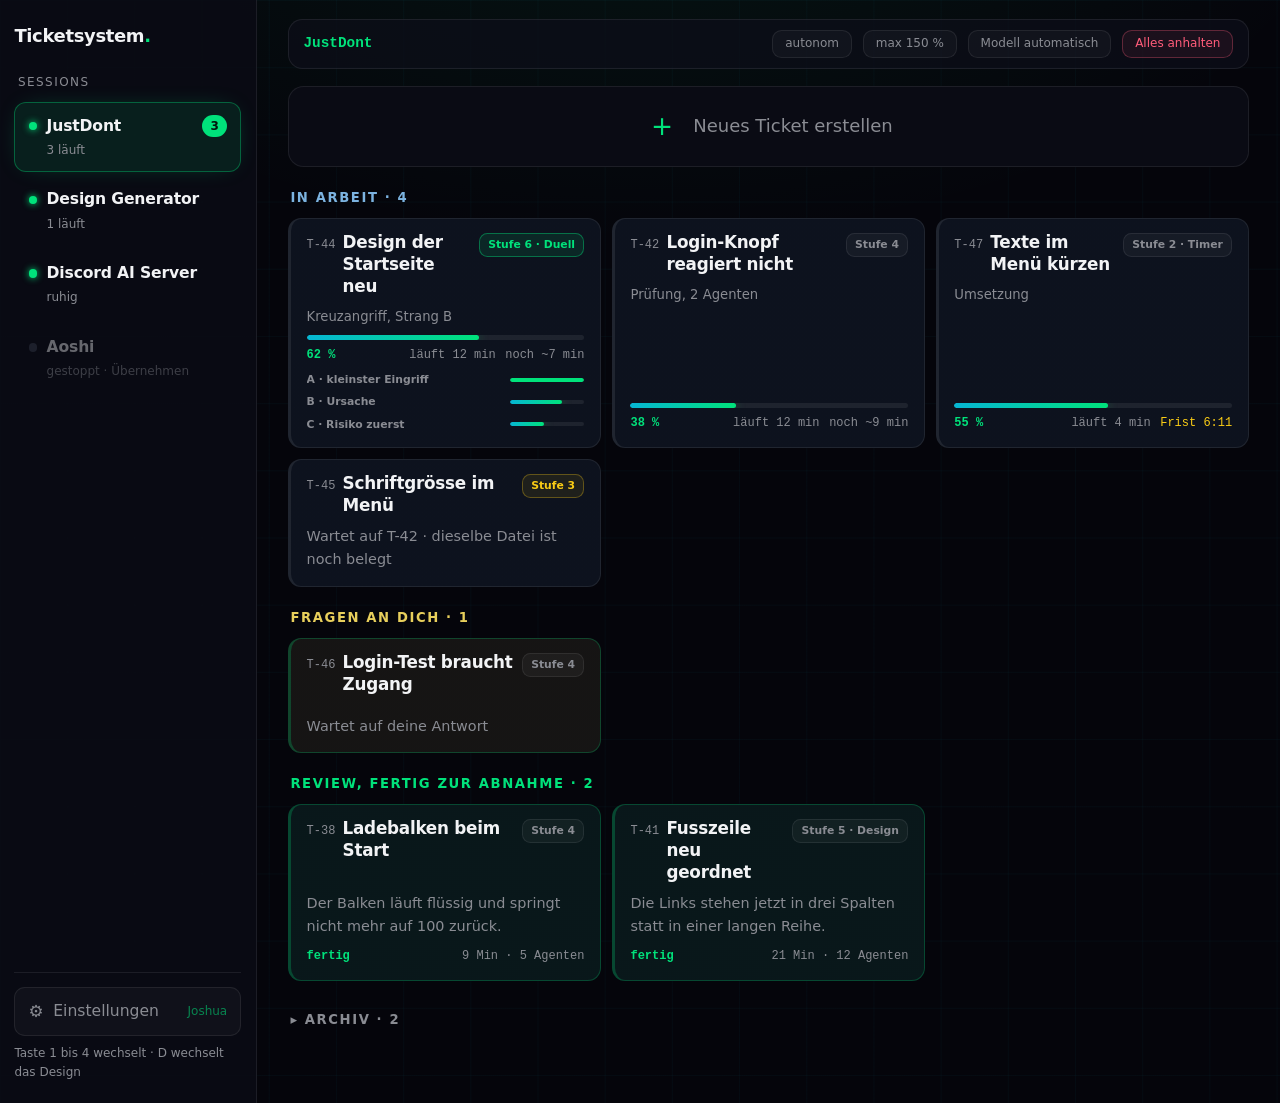
<file: index.html>
<!doctype html>
<html lang="de" data-stil="e8" data-bewegung="normal">
<head>
<meta charset="utf-8">
<meta name="viewport" content="width=device-width,initial-scale=1">
<title>Ticketsystem</title>
<link rel="stylesheet" href="stil/basis.css">
<link rel="stylesheet" href="stil/vorschau.css">
<link rel="stylesheet" href="stil/e1-apple.css">
<link rel="stylesheet" href="stil/e2-raycast.css">
<link rel="stylesheet" href="stil/e3-diktavo.css">
<link rel="stylesheet" href="stil/e4-roblox.css">
<link rel="stylesheet" href="stil/e5-arcane.css">
<link rel="stylesheet" href="stil/e6-claude.css">
<link rel="stylesheet" href="stil/e7-chatgpt.css">
<link rel="stylesheet" href="stil/e8-joshua.css">
<link rel="stylesheet" href="stil/e9-minecraft.css">
<link rel="stylesheet" href="stil/e10-linear.css">
</head>
<body>
<div id="wurzel"></div>
<script src="gerippe.js"></script>
</body>
</html>
</file>
<file: stil/basis.css>
/* Nur Aufbau und Abstände. Farben, Schrift, Kanten macht die jeweilige Stil-Datei. */
*{box-sizing:border-box;margin:0;padding:0}
html{--skala:1.2;--spalten:repeat(auto-fill,minmax(252px,1fr))}
body{min-height:100vh;font:400 15px/1.6 var(--f,system-ui,sans-serif);
  background:var(--bg,#111);color:var(--fg,#eee);zoom:var(--skala)}
button,input,textarea{font:inherit;color:inherit;background:none;border:0;outline:0}
button{cursor:pointer;text-align:left}
:focus-visible{outline:2px solid var(--fokus,#7aa2ff);outline-offset:2px}
.spacer{flex:1}

/* Bewegung abschaltbar, über die Einstellungen und über das Betriebssystem */
html[data-bewegung="reduziert"] *{animation:none !important;transition:none !important}
@media (prefers-reduced-motion:reduce){*{animation:none !important;transition:none !important}}

.app{display:flex;min-height:100vh}

/* ---------- Seitenleiste: immer die Sessions ---------- */
.sidebar{flex:0 0 214px;padding:18px 12px;display:flex;flex-direction:column;gap:3px}
.side-head{margin-bottom:16px}
.logo{font-size:14px;font-weight:600}
.side-label{font-size:10px;text-transform:uppercase;letter-spacing:.12em;opacity:.5;
  margin-bottom:5px;padding-left:3px}
.proj{padding:9px 11px;display:grid;grid-template-columns:auto 1fr auto;
  grid-template-areas:"dot name badge" ". sub sub";gap:2px 8px;align-items:center;cursor:pointer}
.dot{grid-area:dot;width:7px;height:7px;border-radius:50%;background:var(--off,#666)}
.dot.on{background:var(--live,#3c9)}
.pname{grid-area:name;font-size:13px;font-weight:500}
.badge{grid-area:badge;font-size:10px;padding:1px 7px;border-radius:99px}
.psub{grid-area:sub;font-size:10px;opacity:.55}
.proj.is-dead{opacity:.4}
/* Fuss der Seitenleiste: Einstellungen und Design-Wechsel */
.side-fuss{margin-top:auto;padding-top:12px;display:flex;flex-direction:column;gap:7px}
.side-knopf{display:flex;align-items:center;gap:8px;padding:9px 11px;font-size:13px;width:100%}
.side-symbol{font-size:14px;line-height:1}
.side-wert{font-size:10px;opacity:.55}
.side-foot{font-size:10px;opacity:.4;line-height:1.55}

/* ---------- Hauptfläche ---------- */
.main{flex:1;min-width:0;padding:16px 26px 56px;display:flex;flex-direction:column;gap:14px}
.topbar{display:flex;align-items:center;gap:9px;padding:8px 12px;flex-wrap:wrap}
.back{font-size:15px;padding:2px 9px;line-height:1}
.crumbs{display:flex;align-items:center;gap:7px;font-size:13px}
.crumbs i{opacity:.4;font-style:normal}
.crumbs b{font-weight:600}
.crumb{font-size:13px;opacity:.7}
.crumb:hover{opacity:1}
.pill{font-size:10px;padding:3px 10px;border-radius:99px;white-space:nowrap}

.views{display:flex;flex-direction:column;gap:9px;max-width:1080px;width:100%}
.card{padding:14px 16px;display:flex;flex-direction:column;gap:11px}
.leer{font-size:13px;opacity:.5;padding:22px 4px}

/* ---------- Neues Ticket ---------- */
.compose{padding:0}
.compose-zu{width:100%;padding:18px 14px;font-size:15px;opacity:.75;
  display:flex;align-items:center;justify-content:center;gap:11px;text-align:center}
.compose-zu:hover{opacity:1}
.plus{flex:0 0 auto;width:30px;height:30px;display:flex;align-items:center;justify-content:center;
  font-size:22px;line-height:1;font-weight:400;background:none !important;border:0 !important;
  box-shadow:none !important}
.plus-text{font-weight:500}
.compose.is-open{padding:20px 22px;gap:14px}
.schreib-titel{font-size:17px;font-weight:600}
.compose textarea{width:100%;padding:13px 14px;resize:vertical;line-height:1.6;font-size:16px}
.schreib-hilfe{font-size:12px;opacity:.5}
.anhang{display:flex;align-items:center;gap:8px;font-size:12px;padding:7px 11px}
.anhang-symbol{font-size:14px}
.anhang-name{flex:1;overflow:hidden;text-overflow:ellipsis;white-space:nowrap}
.anhang-weg{font-size:12px;opacity:.5;flex:0 0 auto}
.anhang-weg:hover{opacity:1}
/* Beim Schreiben und in den Einstellungen ist die Karte das einzige auf der Fläche */
.nur-schreiben{max-width:720px}

/* Drei Schritte */
.schritt-kopf{display:flex;gap:4px;flex-wrap:wrap}
.schritt{display:flex;align-items:center;gap:7px;font-size:12px;padding:6px 12px;opacity:.45;cursor:default}
.schritt.is-on,.schritt.is-fertig{opacity:1}
.schritt.is-fertig{cursor:pointer}
.schritt-nr{width:18px;height:18px;display:flex;align-items:center;justify-content:center;
  border-radius:50%;font-size:10px;font-weight:600;flex:0 0 auto}
.wahl{display:flex;flex-direction:column;gap:6px}
.wahl-label{font-size:12px;opacity:.6}
.wahl-reihe{display:flex;gap:5px;flex-wrap:wrap}
.wahl-knopf{font-size:12px;padding:7px 14px}
.beruf-grid{display:grid;grid-template-columns:repeat(auto-fill,minmax(158px,1fr));gap:5px;
  max-height:236px;overflow-y:auto;padding-right:3px}
.beruf{display:flex;align-items:center;gap:7px;font-size:12px;padding:6px 9px;text-align:left}
.haken{width:15px;height:15px;flex:0 0 auto;display:flex;align-items:center;justify-content:center;
  font-size:10px;line-height:1}
.beruf-name{overflow:hidden;text-overflow:ellipsis;white-space:nowrap}
.hinweis{font-size:12px;padding:7px 11px}
.chips{display:flex;flex-wrap:wrap;gap:6px;align-items:center}
.chips-mehr{padding-top:1px}
.chip-wrap{position:relative}
.chip{font-size:12px;padding:5px 12px;white-space:nowrap}
.pop{display:none;position:absolute;top:calc(100% + 5px);left:0;z-index:20;min-width:150px;
  padding:4px;flex-direction:column;gap:1px;max-height:240px;overflow-y:auto}
.chip-wrap.is-open .pop{display:flex}
.pop-item{font-size:12px;padding:6px 10px;width:100%}
.mehr{font-size:12px;padding:5px 10px;opacity:.6}
.mehr:hover{opacity:1}
.compose-fuss{display:flex;align-items:center;gap:8px;flex-wrap:wrap}
.rechnung{font-size:12px;padding:5px 11px}

/* ---------- Einstellungen ---------- */
.einst{gap:9px}
.einst-kopf{display:flex;align-items:baseline;gap:10px;flex-wrap:wrap}
.einst-titel{font-size:14px;font-weight:600}
.einst-hilfe{font-size:11px;opacity:.5;line-height:1.5}
.design-grid{display:grid;grid-template-columns:repeat(auto-fill,minmax(148px,1fr));gap:7px}
.design-kachel{padding:9px 10px;display:flex;flex-direction:column;gap:5px;text-align:left}
.design-streifen{display:flex;gap:3px;height:16px}
.ds{flex:1;border-radius:3px;display:block}
.design-name{font-size:12px;font-weight:600}
.design-kurz{font-size:10px;opacity:.55;line-height:1.4}

/* ---------- Gruppen ---------- */
.gruppe{font-size:11px;text-transform:uppercase;letter-spacing:.12em;opacity:.5;
  margin:8px 0 -1px;padding-left:2px;font-weight:600}
.gruppe.warn{opacity:.9}
/* Archiv ist absichtlich die leiseste Gruppe, deshalb keine eigene Farbe */
.gr-archiv{opacity:.42}
.gr-archiv:hover{opacity:.7}
.klapp{padding:6px 2px}

/* ---------- Kacheln ---------- */
.tliste{display:grid;grid-template-columns:var(--spalten);gap:9px}
.tblock{padding:11px 13px 12px;display:flex;flex-direction:column;gap:7px;cursor:pointer;
  border-left:3px solid var(--tc,#888);min-height:96px}
/* jede Gruppe leicht eigen angetönt, je Stil-Datei gesetzt */
.ton-arbeit .tblock{background:var(--ton-arbeit,var(--panel))}
.ton-fragen .tblock{background:var(--ton-fragen,var(--panel))}
.ton-review .tblock{background:var(--ton-review,var(--panel))}
.tb-kopf{display:flex;align-items:baseline;gap:6px;flex-wrap:wrap}
.tb-kopf b{font-size:14px;font-weight:600;line-height:1.3;flex:1;min-width:0}
.tid{font-size:10px;font-family:var(--fm,ui-monospace,monospace);opacity:.6}
.tag{font-size:9px;padding:2px 7px;white-space:nowrap}
.tb-zeile{font-size:12px;opacity:.7;margin-top:auto}
.schritt-zeile{font-size:11px;opacity:.6;overflow:hidden;text-overflow:ellipsis;white-space:nowrap}
/* Balken, Prozent und Zeiten bilden einen Block und sitzen in jeder Kachel unten */
.fortschritt{margin-top:auto;display:flex;flex-direction:column;gap:5px}
.tb-meta{display:flex;align-items:center;gap:8px;font-size:10px}
.pct{font-variant-numeric:tabular-nums;font-weight:600}
.zeit{opacity:.55;white-space:nowrap;font-variant-numeric:tabular-nums}
.bar{height:4px;position:relative;overflow:hidden}
.bar span{position:absolute;inset:0 auto 0 0;height:100%;transition:width .9s linear}
/* Stränge in der Kachel untereinander, im Detail nebeneinander */
.tblock .strands{display:flex;flex-direction:column;gap:4px}
.tblock .strand{padding:0;background:none !important;border:0 !important;box-shadow:none !important;
  display:grid;grid-template-columns:1fr 62px;align-items:center;gap:7px}
.tblock .strand span{font-size:9px;opacity:.6;overflow:hidden;text-overflow:ellipsis;white-space:nowrap}
.tblock .strand .bar{height:3px}
.ticket .strands{display:flex;gap:6px;flex-wrap:wrap}
.ticket .strand{flex:1 1 140px;padding:6px 9px;display:flex;flex-direction:column;gap:5px}
.ticket .strand span{font-size:10px;opacity:.65}
.ticket .strand .bar{height:3px}

/* ---------- Ticket-Detail ---------- */
.ticket{border-left:3px solid var(--tc,#888);gap:13px}
.q-what{font-size:16px;line-height:1.55}
/* echtes Antwortfeld: tippen und Bild einfügen geht hier direkt */
.q-answer{width:100%;font-size:14px;padding:11px 13px;line-height:1.55;resize:vertical}
.q-answer::placeholder{opacity:.5}
.nachbesser{display:flex;flex-direction:column;gap:8px;padding-top:2px}
.btns{display:flex;flex-wrap:wrap;gap:6px;align-items:center}
.btn{font-size:12px;padding:6px 13px}
.ideas{font-size:11px;opacity:.55;margin-left:auto}
/* Review: das fertige Ergebnis wird hier gezeigt, nicht in einem fremden Fenster */
.rev-satz{font-size:16px;line-height:1.5}
.rev-preview{height:230px;display:flex;flex-direction:column;align-items:center;justify-content:center;
  gap:6px;font-size:12px}
.rev-art{font-size:11px;padding:2px 9px;letter-spacing:.06em;text-transform:uppercase}
.rev-hint{opacity:.4}
.rev-spalten{display:grid;grid-template-columns:repeat(auto-fit,minmax(230px,1fr));gap:16px}
.rev-spalte{display:flex;flex-direction:column;gap:6px}
.rev-label{font-size:10px;text-transform:uppercase;letter-spacing:.12em;opacity:.5;font-weight:600}
.rev-liste{list-style:none;display:flex;flex-direction:column;gap:4px;font-size:13px}
.rev-liste li{padding-left:15px;position:relative;line-height:1.45}
.rev-liste li::before{content:"›";position:absolute;left:2px;opacity:.5}
.rev-pruefen{font-size:13px;line-height:1.45}
.rev-fakten{font-size:11px;opacity:.5;font-variant-numeric:tabular-nums}

/* Live-Bereich beim laufenden Ticket */
.live{display:flex;flex-direction:column;gap:7px}
.live-kopf{display:flex;align-items:center;gap:7px;font-size:11px}
.live-punkt{width:7px;height:7px;border-radius:50%;flex:0 0 auto;animation:pochen 1.8s ease-in-out infinite}
@keyframes pochen{0%,100%{opacity:1}50%{opacity:.25}}
.live-label{font-size:10px;text-transform:uppercase;letter-spacing:.12em;font-weight:600}
.live-flaeche{height:150px;display:flex;align-items:center;justify-content:center;font-size:12px;opacity:.4}

/* Anpassen */
.anpassen{display:flex;flex-direction:column;gap:10px;padding-top:11px}
.srow{display:flex;align-items:center;gap:11px}
.srow label{flex:0 0 84px;font-size:12px;opacity:.6}
.track{flex:1;height:5px;position:relative}
.track span{position:absolute;inset:0 auto 0 0;height:100%}
.track i{position:absolute;top:50%;width:13px;height:13px;margin:-6.5px 0 0 -6.5px;border-radius:50%}
.srow output{flex:0 0 42px;text-align:right;font-size:12px;font-variant-numeric:tabular-nums}
.over{font-size:10px;padding:4px 9px;flex:0 0 auto}

/* Archiv */
.arch{gap:0;padding:4px 15px}
.arow{display:flex;align-items:center;gap:9px;padding:9px 0;font-size:13px}
.arow+.arow{border-top:1px solid var(--line,rgba(128,128,128,.2))}

@media (max-width:900px){
  .app{flex-direction:column}
  .sidebar{flex:none;flex-direction:row;overflow-x:auto;align-items:center;gap:6px;padding:10px}
  .side-head,.side-label,.side-foot,.psub{display:none}
  .side-fuss{margin-top:0;padding-top:0;flex:0 0 auto}
  .side-knopf{white-space:nowrap}
  .proj{grid-template-areas:"dot name badge";flex:0 0 auto}
  .main{padding:12px 14px 40px}
}
</file>
<file: stil/vorschau.css>
/* Farbstreifen auf den Design-Kacheln in den Einstellungen.
   Steht ausserhalb der Designs, weil dort alle zehn gleichzeitig gezeigt werden. */
.design-kachel[data-vorschau="e1"]  .ds1{background:#000}
.design-kachel[data-vorschau="e1"]  .ds2{background:linear-gradient(135deg,#e8e6e1,#8e8880)}
.design-kachel[data-vorschau="e1"]  .ds3{background:#2997ff}

.design-kachel[data-vorschau="e2"]  .ds1{background:#0b0b0f}
.design-kachel[data-vorschau="e2"]  .ds2{background:linear-gradient(100deg,#8b5cf6,#ec4899,#f59e0b)}
.design-kachel[data-vorschau="e2"]  .ds3{background:#34d399}

.design-kachel[data-vorschau="e3"]  .ds1{background:#0b0c0f}
.design-kachel[data-vorschau="e3"]  .ds2{background:#1b4dff}
.design-kachel[data-vorschau="e3"]  .ds3{background:#fbfbfd}

.design-kachel[data-vorschau="e4"]  .ds1{background:#232527}
.design-kachel[data-vorschau="e4"]  .ds2{background:#e2231a}
.design-kachel[data-vorschau="e4"]  .ds3{background:#00a2ff}

.design-kachel[data-vorschau="e5"]  .ds1{background:#0a0d16}
.design-kachel[data-vorschau="e5"]  .ds2{background:#e8c46a}
.design-kachel[data-vorschau="e5"]  .ds3{background:#e0329b}

.design-kachel[data-vorschau="e6"]  .ds1{background:#232120}
.design-kachel[data-vorschau="e6"]  .ds2{background:#d97757}
.design-kachel[data-vorschau="e6"]  .ds3{background:#e8e3d8}

.design-kachel[data-vorschau="e7"]  .ds1{background:#212121}
.design-kachel[data-vorschau="e7"]  .ds2{background:#303030}
.design-kachel[data-vorschau="e7"]  .ds3{background:#10a37f}

.design-kachel[data-vorschau="e8"]  .ds1{background:#05050b}
.design-kachel[data-vorschau="e8"]  .ds2{background:#00e27b}
.design-kachel[data-vorschau="e8"]  .ds3{background:#06b6d4}

.design-kachel[data-vorschau="e9"]  .ds1{background:#6b4a2f}
.design-kachel[data-vorschau="e9"]  .ds2{background:#8b8b8b}
.design-kachel[data-vorschau="e9"]  .ds3{background:#5eba3a}

.design-kachel[data-vorschau="e10"] .ds1{background:#08090c}
.design-kachel[data-vorschau="e10"] .ds2{background:#5e6ad2}
.design-kachel[data-vorschau="e10"] .ds3{background:#8a8f98}
</file>
<file: stil/e1-apple.css>
/* E1 · Apple — Schwarz, Titan-Verläufe, enge grosse Schrift, viel Luft */
html[data-stil="e1"]{
  --f:-apple-system,"SF Pro Display","Helvetica Neue",Helvetica,Arial,sans-serif;
  --fm:ui-monospace,"SF Mono",Menlo,monospace;
  --bg:#000;--fg:#f5f5f7;--line:rgba(255,255,255,.10);
  --panel:#1d1d1f;--panel2:#141416;--tief:#141416;
  --blue:#2997ff;--live:#30d158;--off:#48484a;--ink:#86868b;--rot:#ff453a;--fokus:#2997ff;
  --titan:linear-gradient(135deg,#e8e6e1 0%,#b9b4ab 28%,#8e8880 52%,#d8d4cc 78%,#a29c93 100%);
  --tc-s:60%;--tc-l:62%;
  --ton-arbeit:linear-gradient(180deg,rgba(41,151,255,.05),rgba(41,151,255,.05)),var(--panel);
  --ton-fragen:linear-gradient(180deg,rgba(255,214,10,.05),rgba(255,214,10,.05)),var(--panel);
  --ton-review:linear-gradient(180deg,rgba(48,209,88,.05),rgba(48,209,88,.05)),var(--panel);

  & body{-webkit-font-smoothing:antialiased;letter-spacing:-.01em}
  & .app{max-width:1600px;margin:0 auto}

  & .sidebar{padding:26px 16px;border-right:1px solid var(--line)}
  & .logo{background:var(--titan);-webkit-background-clip:text;background-clip:text;color:transparent;
    font-weight:600;font-size:16px;letter-spacing:-.02em}
  & .side-label{color:var(--ink);opacity:1;font-size:10px}
  & .proj{border-radius:14px;transition:background .25s}
  & .proj:hover{background:rgba(255,255,255,.05)}
  & .proj.is-active{background:rgba(255,255,255,.08)}
  & .pname{letter-spacing:-.01em}
  & .badge{background:var(--blue);color:#fff;font-weight:500}
  & .psub{color:var(--ink);opacity:1}
  & .side-fuss{border-top:1px solid var(--line)}
  & .side-knopf{border-radius:14px;color:var(--ink)}
  & .side-knopf:hover{background:rgba(255,255,255,.05);color:var(--fg)}
  & .side-knopf.is-active{background:rgba(255,255,255,.08);color:var(--fg)}
  & .side-wert{color:var(--blue)}
  & .side-foot{color:var(--ink);opacity:.7}

  & .topbar{padding:0 0 16px;border-bottom:1px solid var(--line)}
  & .crumbs{font-size:12px;color:var(--ink)}
  & .crumbs b{background:var(--titan);-webkit-background-clip:text;background-clip:text;color:transparent}
  & .crumb{color:var(--ink)}
  & .back{border:1px solid var(--line);border-radius:99px;color:var(--ink)}
  & .pill{border:1px solid var(--line);background:rgba(255,255,255,.04);padding:5px 13px;color:var(--ink)}
  & .pill.danger{border-color:rgba(255,69,58,.4);color:var(--rot);background:rgba(255,69,58,.08)}

  & .card{background:var(--panel);border-radius:20px;padding:22px 24px}
  & .leer{color:var(--ink);opacity:1}

  & .compose-zu{border-radius:20px;color:var(--ink);opacity:1}
  & .compose-zu:hover{color:var(--fg);background:rgba(255,255,255,.03)}
  & .plus{color:var(--blue)}
  & .compose textarea{background:var(--panel2);border:1px solid var(--line);border-radius:14px;
    font-size:17px;letter-spacing:-.015em}
  & .schreib-titel{font-size:22px;letter-spacing:-.03em;font-weight:600}
  & .schreib-hilfe{color:var(--ink);opacity:1}
  & .anhang{border-radius:99px;background:rgba(41,151,255,.12);border:1px solid rgba(41,151,255,.25);color:#8ec2ff}
  & .anhang-weg{color:var(--rot)}

  & .schritt-kopf{border-bottom:1px solid var(--line);padding-bottom:12px}
  & .schritt{border-radius:99px;color:var(--ink)}
  & .schritt.is-on{color:#000;background:#f5f5f7}
  & .schritt-nr{background:rgba(255,255,255,.12);color:var(--ink)}
  & .schritt.is-on .schritt-nr{background:#000;color:#f5f5f7}
  & .schritt.is-fertig .schritt-nr{background:var(--live);color:#000}
  & .wahl-label{color:var(--ink);opacity:1}
  & .wahl-knopf{border-radius:99px;border:1px solid var(--line);background:rgba(255,255,255,.04);color:var(--ink)}
  & .wahl-knopf:hover{background:rgba(255,255,255,.09);color:var(--fg)}
  & .wahl-knopf.is-on{background:#f5f5f7;border-color:#f5f5f7;color:#000;font-weight:500}
  & .beruf{border-radius:99px;border:1px solid var(--line);background:rgba(255,255,255,.04);color:var(--ink)}
  & .beruf:hover{background:rgba(255,255,255,.09);color:var(--fg)}
  & .beruf.is-on{background:rgba(41,151,255,.16);border-color:rgba(41,151,255,.45);color:#8ec2ff}
  & .haken{border-radius:50%;border:1px solid var(--line);color:#fff}
  & .beruf.is-on .haken{background:var(--blue);border-color:var(--blue)}
  & .hinweis{border-radius:14px;background:rgba(255,69,58,.1);border:1px solid rgba(255,69,58,.3);color:var(--rot)}
  & .chip{border-radius:99px;background:var(--panel2);border:1px solid var(--line);color:var(--ink)}
  & .chip:hover{color:var(--fg)}
  & .chip-wrap.is-open .chip{border-color:var(--blue);color:#8ec2ff}
  & .pop{border-radius:14px;background:#242426;border:1px solid var(--line);
    box-shadow:0 24px 60px -20px rgba(0,0,0,.9)}
  & .pop-item{border-radius:9px;color:var(--ink)}
  & .pop-item:hover{background:rgba(255,255,255,.07);color:var(--fg)}
  & .pop-item.is-on{background:rgba(41,151,255,.18);color:#8ec2ff}
  & .mehr{border-radius:99px;color:var(--ink)}
  & .rechnung{border-radius:14px;background:rgba(41,151,255,.10);color:#8ec2ff;border:1px solid rgba(41,151,255,.2)}

  & .einst-titel{font-size:17px;letter-spacing:-.02em}
  & .einst-hilfe{color:var(--ink);opacity:1}
  & .design-kachel{border-radius:16px;background:var(--panel2);border:1px solid var(--line);color:var(--ink)}
  & .design-kachel:hover{background:rgba(255,255,255,.07)}
  & .design-kachel.is-on{border-color:#f5f5f7;background:rgba(255,255,255,.09)}
  & .design-name{color:var(--fg)}

  & .gruppe{color:var(--ink);opacity:1;letter-spacing:.1em}
  & .gr-arbeit{color:#7fb8ff}
  & .gr-fragen{color:#ffd60a}
  & .gr-review{color:var(--live)}

  & .tblock{border-radius:18px;border:1px solid var(--line);border-left-width:3px}
  & .tblock:hover{background:rgba(255,255,255,.05)}
  & .tb-kopf b{font-size:15px;letter-spacing:-.02em}
  & .tid{color:var(--ink);opacity:1}
  & .tag{border-radius:99px;background:rgba(255,255,255,.09);color:var(--ink)}
  & .tag.hot{background:rgba(191,90,242,.18);color:#d59bfb}
  & .tag.wait{background:rgba(255,214,10,.14);color:#ffd60a}
  & .tb-zeile,& .schritt-zeile{color:var(--ink);opacity:1}
  & .pct{color:var(--fg)}
  & .zeit{color:var(--ink);opacity:1}
  & .zeit.frist{color:#ffd60a}
  & .bar{background:rgba(255,255,255,.11);border-radius:99px}
  & .bar span{background:var(--titan);border-radius:99px}
  & .bar.done span{background:var(--live)}
  & .strand{border-radius:14px;background:var(--panel2);border:1px solid var(--line)}
  & .strand span{color:var(--ink);opacity:1}

  & .q-what{font-size:18px;letter-spacing:-.015em}
  & .q-answer{border-radius:14px;background:var(--panel2);border:1px solid var(--line);color:var(--fg)}
  & .rev-satz{font-size:18px;letter-spacing:-.02em}
  & .rev-preview{border-radius:16px;background:var(--panel2);border:1px solid var(--line);color:var(--ink)}
  & .rev-art{border-radius:99px;background:rgba(41,151,255,.15);color:#8ec2ff}
  & .rev-label{color:var(--ink);opacity:1}
  & .rev-liste li::before{color:var(--blue);opacity:1}
  & .rev-fakten{color:var(--ink);opacity:1}
  & .btn{border-radius:99px;background:rgba(255,255,255,.08);padding:8px 17px;transition:.2s}
  & .btn:hover{background:rgba(255,255,255,.15)}
  & .btn.primary{background:var(--blue);color:#fff;font-weight:500}
  & .btn.ok{background:var(--live);color:#000;font-weight:500}
  & .btn.stop{background:rgba(255,69,58,.16);color:var(--rot)}
  & .btn.ghost{background:none;color:var(--ink)}
  & .ideas{color:var(--ink);opacity:1}

  & .live-punkt{background:var(--live)}
  & .live-label{color:var(--live)}
  & .live-flaeche{border-radius:16px;background:var(--panel2);border:1px solid var(--line);color:var(--ink)}

  & .anpassen{border-top:1px solid var(--line)}
  & .srow label{color:var(--ink);opacity:1}
  & .track{background:rgba(255,255,255,.13);border-radius:99px}
  & .track span{background:var(--titan);border-radius:99px}
  & .track i{background:#fff;box-shadow:0 1px 5px rgba(0,0,0,.6)}
  & .srow output{color:var(--fg);font-weight:500}
  & .over{border-radius:99px;background:rgba(255,69,58,.15);color:var(--rot);border:1px solid rgba(255,69,58,.35)}
  & .arow{color:var(--ink)}
}
</file>
<file: stil/e2-raycast.css>
/* E2 · Raycast — Fast-Schwarz mit Farbnebel, Glaskarten, Mono-Etiketten, dicht */
html[data-stil="e2"]{
  --f:"Inter",-apple-system,"Segoe UI",system-ui,sans-serif;
  --fm:ui-monospace,"SF Mono","JetBrains Mono",Menlo,monospace;
  --bg:#0b0b0f;--fg:#ededf0;--line:rgba(255,255,255,.08);
  --glass:rgba(255,255,255,.035);--glass2:rgba(255,255,255,.065);--tief:rgba(0,0,0,.36);
  --panel:var(--glass);
  --vio:#8b5cf6;--live:#34d399;--off:#4b5563;--ink:#9ca3af;--rose:#fb7185;--fokus:#8b5cf6;
  --grad:linear-gradient(100deg,#8b5cf6,#ec4899 55%,#f59e0b);
  --tc-s:70%;--tc-l:62%;
  --ton-arbeit:linear-gradient(180deg,rgba(139,92,246,.05),rgba(139,92,246,.05)),var(--glass);
  --ton-fragen:linear-gradient(180deg,rgba(245,158,11,.06),rgba(245,158,11,.06)),var(--glass);
  --ton-review:linear-gradient(180deg,rgba(52,211,153,.06),rgba(52,211,153,.06)),var(--glass);

  & body{position:relative;overflow-x:hidden}
  & body::before{content:"";position:fixed;inset:-28% -10% auto -10%;height:76vh;pointer-events:none;z-index:0;
    background:
      radial-gradient(38% 46% at 18% 12%,rgba(139,92,246,.30),transparent 70%),
      radial-gradient(34% 40% at 72% 6%,rgba(236,72,153,.22),transparent 70%),
      radial-gradient(30% 38% at 92% 34%,rgba(245,158,11,.15),transparent 72%);
    filter:blur(30px)}
  & .app{position:relative;z-index:1}

  & .sidebar{background:rgba(10,10,14,.7);backdrop-filter:blur(22px);border-right:1px solid var(--line)}
  & .logo{font-size:13px;font-weight:600;letter-spacing:-.01em}
  & .logo::before{content:"⌘ ";background:var(--grad);-webkit-background-clip:text;background-clip:text;color:transparent}
  & .side-label{font-family:var(--fm);color:var(--ink);opacity:.7}
  & .proj{border-radius:8px}
  & .proj:hover{background:var(--glass)}
  & .proj.is-active{background:var(--glass2);box-shadow:inset 0 0 0 1px rgba(255,255,255,.1)}
  & .badge{background:var(--vio);color:#fff;font-family:var(--fm);border-radius:5px}
  & .psub{font-family:var(--fm);color:var(--ink);opacity:.75}
  & .side-fuss{box-shadow:inset 0 1px 0 var(--line)}
  & .side-knopf{border-radius:8px;background:var(--glass);box-shadow:inset 0 0 0 1px var(--line);
    font-family:var(--fm);font-size:12px;color:var(--ink)}
  & .side-knopf:hover{background:var(--glass2);color:var(--fg)}
  & .side-knopf.is-active{background:rgba(139,92,246,.16);box-shadow:inset 0 0 0 1px rgba(139,92,246,.4);color:#c4b5fd}
  & .side-wert{color:#c4b5fd;font-family:var(--fm)}
  & .side-foot{font-family:var(--fm);color:var(--ink);opacity:.55}

  & .topbar{border-radius:11px;background:var(--glass);box-shadow:inset 0 0 0 1px var(--line);backdrop-filter:blur(16px)}
  & .back{border-radius:6px;box-shadow:inset 0 0 0 1px var(--line);background:var(--glass2);color:var(--ink)}
  & .crumbs{font-family:var(--fm);font-size:12px;color:var(--ink)}
  & .crumbs b{background:var(--grad);-webkit-background-clip:text;background-clip:text;color:transparent;font-weight:600}
  & .crumb{font-family:var(--fm);color:var(--ink)}
  & .pill{border-radius:6px;background:var(--glass2);box-shadow:inset 0 0 0 1px var(--line);
    font-family:var(--fm);color:var(--ink)}
  & .pill.danger{color:var(--rose);box-shadow:inset 0 0 0 1px rgba(251,113,133,.3);background:rgba(251,113,133,.09)}

  & .card{border-radius:12px;background:var(--glass);box-shadow:inset 0 0 0 1px var(--line);backdrop-filter:blur(16px)}
  & .leer{font-family:var(--fm);color:var(--ink);opacity:1;font-size:12px}

  & .compose-zu{border-radius:12px;font-family:var(--fm);font-size:13px;color:var(--ink);opacity:1}
  & .compose-zu:hover{background:var(--glass);color:var(--fg)}
  & .plus{color:#c4b5fd}
  & .compose.is-open{box-shadow:inset 0 0 0 1px rgba(139,92,246,.35),0 20px 50px -22px rgba(139,92,246,.5)}
  & .compose textarea{border-radius:9px;background:var(--tief);box-shadow:inset 0 0 0 1px var(--line);font-size:14px}
  & .schreib-hilfe{font-family:var(--fm);color:var(--ink);opacity:1}
  & .anhang{border-radius:8px;background:rgba(139,92,246,.12);box-shadow:inset 0 0 0 1px rgba(139,92,246,.28);
    color:#ddd6fe;font-family:var(--fm)}
  & .anhang-weg{color:var(--rose)}

  & .schritt-kopf{box-shadow:inset 0 -1px 0 var(--line);padding-bottom:10px}
  & .schritt{border-radius:7px;font-family:var(--fm);color:var(--ink)}
  & .schritt.is-on{color:#c4b5fd;background:rgba(139,92,246,.14)}
  & .schritt-nr{background:var(--glass2);box-shadow:inset 0 0 0 1px var(--line)}
  & .schritt.is-on .schritt-nr{background:var(--grad);color:#0b0b0f;box-shadow:none}
  & .schritt.is-fertig .schritt-nr{background:rgba(52,211,153,.2);color:#6ee7b7}
  & .wahl-label{font-family:var(--fm);color:var(--ink);opacity:1}
  & .wahl-knopf{border-radius:7px;background:var(--glass2);box-shadow:inset 0 0 0 1px var(--line);
    font-family:var(--fm);color:var(--ink)}
  & .wahl-knopf:hover{color:var(--fg);background:rgba(255,255,255,.1)}
  & .wahl-knopf.is-on{background:var(--grad);color:#0b0b0f;font-weight:600;box-shadow:none}
  & .beruf{border-radius:7px;background:var(--glass);box-shadow:inset 0 0 0 1px var(--line);
    font-family:var(--fm);color:var(--ink)}
  & .beruf:hover{background:var(--glass2);color:var(--fg)}
  & .beruf.is-on{background:rgba(139,92,246,.16);box-shadow:inset 0 0 0 1px rgba(139,92,246,.45);color:#c4b5fd}
  & .haken{border-radius:4px;box-shadow:inset 0 0 0 1px var(--line);color:#0b0b0f}
  & .beruf.is-on .haken{background:var(--vio);box-shadow:none;color:#fff}
  & .hinweis{border-radius:7px;background:rgba(251,113,133,.1);box-shadow:inset 0 0 0 1px rgba(251,113,133,.28);
    color:var(--rose);font-family:var(--fm)}
  & .chip{border-radius:7px;background:var(--glass2);box-shadow:inset 0 0 0 1px var(--line);
    font-family:var(--fm);font-size:11px;color:var(--ink)}
  & .chip:hover{color:var(--fg);background:rgba(255,255,255,.1)}
  & .chip-wrap.is-open .chip{box-shadow:inset 0 0 0 1px rgba(139,92,246,.5);color:#c4b5fd}
  & .pop{border-radius:9px;background:#15151c;box-shadow:inset 0 0 0 1px var(--line),0 20px 44px -16px rgba(0,0,0,.9)}
  & .pop-item{border-radius:6px;font-family:var(--fm);color:var(--ink)}
  & .pop-item:hover{background:var(--glass2);color:var(--fg)}
  & .pop-item.is-on{background:rgba(139,92,246,.18);color:#c4b5fd}
  & .mehr{border-radius:7px;font-family:var(--fm);color:var(--ink)}
  & .rechnung{border-radius:7px;background:rgba(139,92,246,.11);box-shadow:inset 0 0 0 1px rgba(139,92,246,.24);
    color:#ddd6fe;font-family:var(--fm);font-size:11px}

  & .einst-hilfe{font-family:var(--fm);color:var(--ink);opacity:1}
  & .design-kachel{border-radius:9px;background:var(--glass);box-shadow:inset 0 0 0 1px var(--line);
    font-family:var(--fm);color:var(--ink)}
  & .design-kachel:hover{background:var(--glass2)}
  & .design-kachel.is-on{box-shadow:inset 0 0 0 1px rgba(139,92,246,.5);background:rgba(139,92,246,.14)}
  & .design-name{color:var(--fg)}

  & .gruppe{font-family:var(--fm);color:var(--ink);opacity:.8;letter-spacing:.08em}
  & .gruppe.warn{opacity:1}
  & .gr-arbeit{color:#a5b4fc}
  & .gr-fragen{color:#fcd34d}
  & .gr-review{color:#6ee7b7}

  & .tblock{border-radius:11px;box-shadow:inset 0 0 0 1px var(--line);backdrop-filter:blur(12px);border-left-width:3px}
  & .tblock:hover{background:var(--glass2)}
  & .tblock.z-frage,& .tblock.z-review{box-shadow:inset 0 0 0 1px rgba(245,158,11,.28)}
  & .tb-kopf b{font-size:14px;font-weight:600}
  & .tid{font-family:var(--fm);color:var(--ink);opacity:1}
  & .tag{border-radius:5px;background:var(--glass2);box-shadow:inset 0 0 0 1px var(--line);
    font-family:var(--fm);color:var(--ink)}
  & .tag.hot{background:rgba(236,72,153,.16);color:#f9a8d4;box-shadow:inset 0 0 0 1px rgba(236,72,153,.3)}
  & .tag.wait{background:rgba(245,158,11,.14);color:#fcd34d;box-shadow:inset 0 0 0 1px rgba(245,158,11,.28)}
  & .tb-zeile{font-family:var(--fm);font-size:12px;color:var(--ink);opacity:1}
  & .schritt-zeile{color:var(--ink);opacity:1}
  & .tb-meta{font-family:var(--fm)}
  & .pct{color:#c4b5fd}
  & .zeit{color:var(--ink);opacity:.8}
  & .zeit.frist{color:#fcd34d;opacity:1}
  & .bar{background:rgba(255,255,255,.08);border-radius:99px}
  & .bar span{background:var(--grad);border-radius:99px}
  & .bar.done span{background:var(--live)}
  & .strand{border-radius:9px;background:var(--tief);box-shadow:inset 0 0 0 1px var(--line)}
  & .strand span{font-family:var(--fm);color:var(--ink);opacity:1}

  & .q-what{font-size:15px}
  & .q-answer{border-radius:8px;background:var(--tief);box-shadow:inset 0 0 0 1px var(--line);
    font-family:var(--fm);color:var(--fg)}
  & .rev-satz{color:var(--fg)}
  & .rev-preview{border-radius:9px;background:var(--tief);box-shadow:inset 0 0 0 1px var(--line);
    font-family:var(--fm);color:var(--ink)}
  & .rev-art{border-radius:5px;background:rgba(139,92,246,.18);color:#c4b5fd;font-family:var(--fm)}
  & .rev-label{font-family:var(--fm);color:var(--ink);opacity:1}
  & .rev-liste li::before{color:#c4b5fd;opacity:1}
  & .rev-fakten{font-family:var(--fm);color:var(--ink);opacity:1}
  & .btn{border-radius:7px;background:var(--glass2);box-shadow:inset 0 0 0 1px var(--line);
    font-size:11px;font-family:var(--fm)}
  & .btn:hover{background:rgba(255,255,255,.1)}
  & .btn.primary{background:var(--grad);color:#0b0b0f;font-weight:600;box-shadow:none}
  & .btn.ok{background:var(--live);color:#062b1d;font-weight:600;box-shadow:none}
  & .btn.stop{color:var(--rose);background:rgba(251,113,133,.1);box-shadow:inset 0 0 0 1px rgba(251,113,133,.26)}
  & .btn.ghost{background:none;box-shadow:none;color:var(--ink)}
  & .ideas{font-family:var(--fm);color:var(--ink);opacity:1}

  & .live-punkt{background:var(--live);box-shadow:0 0 5px var(--live)}
  & .live-label{font-family:var(--fm);color:var(--live)}
  & .live-flaeche{border-radius:10px;background:var(--tief);box-shadow:inset 0 0 0 1px var(--line);color:var(--ink)}

  & .anpassen{box-shadow:inset 0 1px 0 var(--line)}
  & .srow label{font-family:var(--fm);color:var(--ink);opacity:1}
  & .track{background:rgba(255,255,255,.09);border-radius:99px}
  & .track span{background:var(--grad);border-radius:99px}
  & .track i{background:#fff;box-shadow:0 0 0 3px rgba(139,92,246,.35)}
  & .srow output{font-family:var(--fm);color:#c4b5fd}
  & .over{border-radius:6px;font-family:var(--fm);color:#fda4af;
    background:rgba(251,113,133,.12);box-shadow:inset 0 0 0 1px rgba(251,113,133,.3)}
  & .arow{font-family:var(--fm);font-size:12px;color:var(--ink)}
}
</file>
<file: stil/e3-diktavo.css>
/* E3 · Diktavo — dunkle Fassung: riesige fette Grotesk, Elektroblau, Haarlinien */
html[data-stil="e3"]{
  --f:"Schibsted Grotesk","Helvetica Neue",Helvetica,Arial,system-ui,sans-serif;
  --fm:ui-monospace,Menlo,monospace;
  --bg:#0b0c0f;--fg:#fbfbfd;--line:#22242b;
  --panel:#131519;--panel2:#0e1013;--tief:#0a0b0e;
  --blau:#4d78ff;--blau-t:rgba(77,120,255,.12);
  --live:#2fd07a;--off:#3a3d45;--ink:#8b8f99;--rot:#ff5f56;--fokus:#4d78ff;
  --tc-s:66%;--tc-l:60%;
  --ton-arbeit:linear-gradient(180deg,rgba(77,120,255,.05),rgba(77,120,255,.05)),var(--panel);
  --ton-fragen:linear-gradient(180deg,rgba(255,193,7,.05),rgba(255,193,7,.05)),var(--panel);
  --ton-review:linear-gradient(180deg,rgba(47,208,122,.05),rgba(47,208,122,.05)),var(--panel);

  & body{-webkit-font-smoothing:antialiased}
  & .app{max-width:1560px;margin:0 auto}

  & .sidebar{padding:26px 16px;border-right:1px solid var(--line);background:var(--panel2)}
  & .logo{font-weight:700;font-size:17px;letter-spacing:-.03em}
  & .side-label{color:var(--ink);opacity:1;letter-spacing:.12em}
  & .proj{border-radius:10px}
  & .proj:hover{background:var(--panel)}
  & .proj.is-active{background:var(--blau-t);box-shadow:inset 0 0 0 1.5px var(--blau)}
  & .pname{font-weight:600;letter-spacing:-.015em}
  & .badge{background:var(--blau);color:#fff;font-weight:700;border-radius:99px}
  & .psub{color:var(--ink);opacity:1}
  & .dot.on{background:var(--live)}
  & .side-fuss{border-top:1px solid var(--line)}
  & .side-knopf{border-radius:10px;border:1px solid var(--line);color:var(--ink);font-weight:600}
  & .side-knopf:hover{color:var(--fg);border-color:#343841}
  & .side-knopf.is-active{background:var(--blau-t);border-color:var(--blau);color:#a9c0ff}
  & .side-wert{color:var(--blau)}
  & .side-foot{color:var(--ink);opacity:1}

  & .topbar{padding:0 0 18px;border-bottom:1px solid var(--line)}
  & .crumbs{font-size:12px;color:var(--ink)}
  & .crumbs b{color:var(--fg);font-weight:700}
  & .crumb{color:var(--ink)}
  & .back{border:1px solid var(--line);border-radius:99px;color:var(--ink)}
  & .pill{border:1px solid var(--line);background:var(--panel);padding:5px 12px;font-weight:500;color:var(--ink)}
  & .pill.danger{color:var(--rot);border-color:rgba(255,95,86,.3);background:rgba(255,95,86,.07)}

  & .card{background:var(--panel);border:1px solid var(--line);border-radius:16px;padding:22px 24px}
  & .leer{color:var(--ink);opacity:1}

  & .compose-zu{border-radius:16px;color:var(--ink);opacity:1;font-weight:600}
  & .compose-zu:hover{color:var(--fg);background:var(--panel2)}
  & .plus{color:var(--blau)}
  & .compose textarea{border:1.5px solid var(--line);border-radius:12px;background:var(--tief);
    font-size:20px;font-weight:500;letter-spacing:-.02em;line-height:1.4}
  & .compose textarea:focus{border-color:var(--blau)}
  & .schreib-titel{font-size:30px;font-weight:700;letter-spacing:-.04em}
  & .schreib-hilfe{color:var(--ink);opacity:1}
  & .anhang{border-radius:99px;background:var(--blau-t);border:1px solid rgba(77,120,255,.3);
    color:#a9c0ff;font-weight:600}
  & .anhang-weg{color:var(--rot)}

  & .schritt-kopf{border-bottom:1px solid var(--line);padding-bottom:12px}
  & .schritt{border-radius:99px;color:var(--ink);font-weight:600}
  & .schritt.is-on{color:var(--fg);background:var(--blau-t)}
  & .schritt-nr{background:var(--tief);color:var(--ink)}
  & .schritt.is-on .schritt-nr{background:var(--blau);color:#fff}
  & .schritt.is-fertig .schritt-nr{background:var(--live);color:#062b16}
  & .wahl-label{color:var(--ink);opacity:1;font-weight:600;letter-spacing:.02em}
  & .wahl-knopf{border-radius:99px;border:1px solid var(--line);background:var(--panel2);
    color:var(--ink);font-weight:600}
  & .wahl-knopf:hover{border-color:var(--fg);color:var(--fg)}
  & .wahl-knopf.is-on{background:var(--fg);border-color:var(--fg);color:#0b0c0f}
  & .beruf{border-radius:99px;border:1px solid var(--line);background:var(--panel2);color:var(--ink);font-weight:600}
  & .beruf:hover{border-color:#343841;color:var(--fg)}
  & .beruf.is-on{background:var(--blau);border-color:var(--blau);color:#fff}
  & .haken{border-radius:50%;border:1px solid var(--line);color:var(--blau)}
  & .beruf.is-on .haken{background:#fff;border-color:#fff}
  & .hinweis{border-radius:12px;background:rgba(255,95,86,.08);border:1px solid rgba(255,95,86,.28);color:var(--rot)}
  & .chip{border-radius:99px;border:1px solid var(--line);background:var(--panel2);color:var(--ink);font-weight:500}
  & .chip:hover{border-color:#343841;color:var(--fg)}
  & .chip-wrap.is-open .chip{border-color:var(--blau);color:#a9c0ff}
  & .pop{border-radius:12px;background:#1a1d22;border:1px solid var(--line);
    box-shadow:0 22px 50px -18px rgba(0,0,0,.85)}
  & .pop-item{border-radius:8px;color:var(--ink)}
  & .pop-item:hover{background:var(--panel);color:var(--fg)}
  & .pop-item.is-on{background:var(--blau-t);color:#a9c0ff;font-weight:600}
  & .mehr{border-radius:99px;color:var(--ink);font-weight:600}
  & .rechnung{border-radius:12px;background:var(--blau-t);color:#a9c0ff;font-weight:500;
    border:1px solid rgba(77,120,255,.22)}

  & .einst-titel{font-size:18px;font-weight:700;letter-spacing:-.03em}
  & .einst-hilfe{color:var(--ink);opacity:1}
  & .design-kachel{border-radius:12px;border:1px solid var(--line);background:var(--panel2);color:var(--ink)}
  & .design-kachel:hover{border-color:#343841}
  & .design-kachel.is-on{border-color:var(--blau);background:var(--blau-t)}
  & .design-name{color:var(--fg);font-weight:700}

  & .gruppe{color:var(--ink);opacity:1;font-weight:700}
  & .gr-arbeit{color:#7d9cff}
  & .gr-fragen{color:#ffc107}
  & .gr-review{color:var(--live)}

  & .tblock{border:1px solid var(--line);border-left-width:3px;border-radius:14px}
  & .tblock:hover{border-color:#343841}
  & .tb-kopf b{font-size:15px;font-weight:700;letter-spacing:-.025em}
  & .tid{color:var(--ink);opacity:1;font-weight:600}
  & .tag{border-radius:99px;background:var(--tief);border:1px solid var(--line);font-weight:600;color:var(--ink)}
  & .tag.hot{background:var(--blau);border-color:var(--blau);color:#fff}
  & .tag.wait{background:rgba(255,193,7,.12);border-color:rgba(255,193,7,.3);color:#ffc107}
  & .tb-zeile,& .schritt-zeile{color:var(--ink);opacity:1}
  & .pct{color:var(--blau);font-weight:700}
  & .zeit{color:var(--ink);opacity:1;font-weight:500}
  & .zeit.frist{color:#ffc107}
  & .bar{background:var(--tief);border-radius:99px}
  & .bar span{background:var(--blau);border-radius:99px}
  & .bar.done span{background:var(--live)}
  & .strand{border-radius:10px;background:var(--panel2);border:1px solid var(--line)}
  & .strand span{color:var(--ink);opacity:1;font-weight:600}

  & .q-what{font-size:20px;font-weight:600;letter-spacing:-.02em}
  & .q-answer{border-radius:10px;border:1px solid var(--line);background:var(--tief);color:var(--fg)}
  & .q-answer:focus{border-color:var(--blau)}
  & .rev-satz{font-size:20px;font-weight:600;letter-spacing:-.02em}
  & .rev-preview{border-radius:12px;background:var(--tief);border:1px solid var(--line);color:var(--ink)}
  & .rev-art{border-radius:99px;background:var(--blau-t);border:1px solid rgba(77,120,255,.3);color:#a9c0ff}
  & .rev-label{color:var(--ink);opacity:1}
  & .rev-liste li::before{color:var(--blau);opacity:1}
  & .rev-fakten{color:var(--ink);opacity:1}
  & .btn{border-radius:99px;border:1px solid var(--line);background:var(--panel2);font-weight:600;color:var(--fg)}
  & .btn:hover{border-color:var(--fg)}
  & .btn.primary{background:var(--blau);border-color:var(--blau);color:#fff}
  & .btn.ok{background:var(--live);border-color:var(--live);color:#062b16}
  & .btn.stop{color:var(--rot);border-color:rgba(255,95,86,.35)}
  & .btn.ghost{background:none;border-color:transparent;color:var(--ink)}
  & .ideas{color:var(--ink);opacity:1;font-weight:500}

  & .live-punkt{background:var(--live)}
  & .live-label{color:var(--live)}
  & .live-flaeche{border-radius:12px;background:var(--tief);border:1px solid var(--line);color:var(--ink)}

  & .anpassen{border-top:1px solid var(--line)}
  & .srow label{color:var(--ink);opacity:1;font-weight:600}
  & .track{background:var(--tief);border-radius:99px}
  & .track span{background:var(--blau);border-radius:99px}
  & .track i{background:#fff;border:2.5px solid var(--blau)}
  & .srow output{font-weight:700;color:var(--fg)}
  & .over{border-radius:99px;background:var(--fg);color:#0b0c0f;font-weight:700}
  & .arow{font-weight:500;color:var(--ink)}
}
</file>
<file: stil/e4-roblox.css>
/* E4 · Roblox — dunkle Fassung: Klotzkanten, kräftiges Rot und Blau, verspielt */
html[data-stil="e4"]{
  --f:"Gotham SSm","Montserrat","Segoe UI",system-ui,sans-serif;
  --fm:ui-monospace,Menlo,monospace;
  --bg:#1b1d1f;--fg:#f4f6f8;--line:#3a3e42;
  --panel:#2e3134;--panel2:#232527;--tief:#191b1d;
  --rot:#e2231a;--rot-d:#9e1810;--blau:#00a2ff;--blau-d:#0077bd;
  --live:#00c47a;--live-d:#00794c;--off:#565c63;--ink:#9aa3ac;--fokus:#00a2ff;
  --tc-s:70%;--tc-l:58%;
  --ton-arbeit:linear-gradient(180deg,rgba(0,162,255,.06),rgba(0,162,255,.06)),var(--panel);
  --ton-fragen:linear-gradient(180deg,rgba(255,193,7,.06),rgba(255,193,7,.06)),var(--panel);
  --ton-review:linear-gradient(180deg,rgba(0,196,122,.06),rgba(0,196,122,.06)),var(--panel);

  & body{font-weight:500}

  & .sidebar{background:var(--panel2);border-right:3px solid var(--tief)}
  & .logo{font-weight:800;font-size:16px;letter-spacing:-.01em}
  & .logo::after{content:" ▸";color:var(--blau)}
  & .side-label{color:var(--ink);opacity:1;letter-spacing:.1em}
  & .proj{border-radius:10px;background:var(--panel);box-shadow:0 3px 0 var(--tief)}
  & .proj:hover{background:#3a3e42}
  & .proj.is-active{background:var(--blau);box-shadow:0 3px 0 var(--blau-d);color:#fff}
  & .proj.is-active .psub{color:#e6f6ff}
  & .pname{font-weight:800;font-size:14px}
  & .badge{background:var(--rot);color:#fff;font-weight:800;border-radius:99px;box-shadow:0 2px 0 var(--rot-d)}
  & .psub{color:var(--ink);opacity:1}
  & .dot.on{background:#5ee08a}
  & .side-fuss{border-top:3px solid var(--tief)}
  & .side-knopf{border-radius:10px;background:var(--panel);box-shadow:0 3px 0 var(--tief);
    font-weight:800;color:var(--fg)}
  & .side-knopf:hover{background:#3a3e42}
  & .side-knopf.is-active{background:var(--blau);box-shadow:0 3px 0 var(--blau-d);color:#fff}
  & .side-wert{color:#7fd4ff;font-weight:800}
  & .side-foot{color:var(--ink);opacity:1}

  & .topbar{background:var(--panel);border-radius:12px;box-shadow:0 4px 0 var(--tief)}
  & .back{border-radius:8px;background:var(--panel2);box-shadow:0 2px 0 var(--tief);color:var(--fg)}
  & .crumbs{font-size:13px;font-weight:800;color:var(--ink)}
  & .crumbs b{color:var(--fg);font-weight:800}
  & .crumb{color:var(--ink);font-weight:800}
  & .pill{border-radius:99px;background:var(--panel2);box-shadow:0 2px 0 var(--tief);font-weight:800;color:var(--ink)}
  & .pill.danger{background:var(--rot);box-shadow:0 2px 0 var(--rot-d);color:#fff}

  & .card{background:var(--panel);border-radius:14px;box-shadow:0 4px 0 var(--tief)}
  & .leer{color:var(--ink);opacity:1;font-weight:600}

  & .compose-zu{border-radius:14px;color:var(--fg);opacity:1;font-weight:800}
  & .compose-zu:hover{background:#3a3e42}
  & .plus{color:var(--blau)}
  & .compose textarea{border-radius:12px;background:var(--tief);box-shadow:inset 0 2px 0 #0e0f10;
    font-size:15px;font-weight:600;color:var(--fg)}
  & .schreib-titel{font-weight:800;letter-spacing:-.02em}
  & .schreib-hilfe{color:var(--ink);opacity:1;font-weight:600}
  & .anhang{border-radius:99px;background:#0e3f5c;box-shadow:0 2px 0 #072536;color:#9fdcff;font-weight:700}
  & .anhang-weg{color:#ff8a80}

  & .schritt-kopf{border-bottom:3px solid var(--tief);padding-bottom:12px}
  & .schritt{border-radius:10px;background:var(--panel2);box-shadow:0 3px 0 var(--tief);
    font-weight:800;color:var(--ink)}
  & .schritt.is-on{background:var(--blau);box-shadow:0 3px 0 var(--blau-d);color:#fff}
  & .schritt-nr{background:var(--tief);color:var(--ink)}
  & .schritt.is-on .schritt-nr{background:#fff;color:var(--blau-d)}
  & .schritt.is-fertig .schritt-nr{background:var(--live);color:#04291a}
  & .wahl-label{color:var(--ink);opacity:1;font-weight:800}
  & .wahl-knopf{border-radius:99px;background:var(--panel2);box-shadow:0 3px 0 var(--tief);
    font-weight:800;color:var(--ink)}
  & .wahl-knopf:hover{background:#3a3e42;color:var(--fg)}
  & .wahl-knopf.is-on{background:var(--blau);box-shadow:0 3px 0 var(--blau-d);color:#fff}
  & .beruf{border-radius:99px;background:var(--panel2);box-shadow:0 2px 0 var(--tief);
    font-weight:800;color:var(--ink)}
  & .beruf:hover{background:#3a3e42;color:var(--fg)}
  & .beruf.is-on{background:var(--live);box-shadow:0 2px 0 var(--live-d);color:#04291a}
  & .haken{border-radius:50%;background:var(--tief);color:var(--live)}
  & .beruf.is-on .haken{background:#04291a;color:#fff}
  & .hinweis{border-radius:12px;background:var(--rot);box-shadow:0 3px 0 var(--rot-d);color:#fff;font-weight:700}
  & .chip{border-radius:99px;background:var(--panel2);box-shadow:0 2px 0 var(--tief);
    font-weight:800;color:var(--ink)}
  & .chip:hover{color:var(--fg)}
  & .chip-wrap.is-open .chip{background:var(--blau);box-shadow:0 2px 0 var(--blau-d);color:#fff}
  & .pop{border-radius:12px;background:var(--panel2);box-shadow:0 6px 0 var(--tief),0 20px 40px -14px rgba(0,0,0,.7)}
  & .pop-item{border-radius:8px;font-weight:700;color:var(--ink)}
  & .pop-item:hover{background:#3a3e42;color:var(--fg)}
  & .pop-item.is-on{background:var(--blau);color:#fff}
  & .mehr{border-radius:99px;font-weight:800;color:var(--ink)}
  & .rechnung{border-radius:12px;background:#0e3f5c;color:#9fdcff;font-weight:700;box-shadow:0 2px 0 #072536}

  & .einst-titel{font-weight:800}
  & .einst-hilfe{color:var(--ink);opacity:1;font-weight:600}
  & .design-kachel{border-radius:12px;background:var(--panel2);box-shadow:0 3px 0 var(--tief);color:var(--ink)}
  & .design-kachel:hover{background:#3a3e42}
  & .design-kachel.is-on{background:var(--blau);box-shadow:0 3px 0 var(--blau-d);color:#fff}
  & .design-name{color:var(--fg);font-weight:800}
  & .design-kachel.is-on .design-name,& .design-kachel.is-on .design-kurz{color:#fff}

  & .gruppe{color:var(--ink);opacity:1;font-weight:800}
  & .gr-arbeit{color:#7fd4ff}
  & .gr-fragen{color:#ffc107}
  & .gr-review{color:#5ee0a8}

  & .tblock{border-radius:14px;box-shadow:0 4px 0 var(--tief);border-left-width:4px}
  & .tblock:hover{background:#3a3e42}
  & .tb-kopf b{font-size:15px;font-weight:800}
  & .tid{color:var(--ink);opacity:1;font-weight:800}
  & .tag{border-radius:99px;background:var(--panel2);box-shadow:0 2px 0 var(--tief);
    font-weight:800;color:var(--ink)}
  & .tag.hot{background:var(--rot);box-shadow:0 2px 0 var(--rot-d);color:#fff}
  & .tag.wait{background:#5c4700;box-shadow:0 2px 0 #2e2300;color:#ffc107}
  & .tb-zeile,& .schritt-zeile{color:var(--ink);opacity:1;font-weight:600}
  & .pct{color:#5ee0a8;font-weight:800}
  & .zeit{color:var(--ink);opacity:1;font-weight:700}
  & .zeit.frist{color:#ffc107}
  & .bar{background:var(--tief);border-radius:99px;height:10px}
  & .bar span{background:var(--live);border-radius:99px}
  & .bar.done span{background:var(--blau)}
  & .strand{border-radius:12px;background:var(--panel2);box-shadow:0 2px 0 var(--tief)}
  & .strand span{color:var(--ink);opacity:1;font-weight:800}
  & .tblock .strand .bar{height:6px}

  & .q-what{font-weight:600}
  & .q-answer{border-radius:12px;background:var(--tief);box-shadow:inset 0 2px 0 #0e0f10;color:var(--fg)}
  & .rev-satz{font-weight:700}
  & .rev-preview{border-radius:12px;background:var(--tief);box-shadow:inset 0 2px 0 #0e0f10;
    color:var(--ink);font-weight:700}
  & .rev-art{border-radius:99px;background:var(--blau);box-shadow:0 2px 0 var(--blau-d);color:#fff;font-weight:800}
  & .rev-label{color:var(--ink);opacity:1;font-weight:800}
  & .rev-liste li::before{color:var(--blau);opacity:1}
  & .rev-fakten{color:var(--ink);opacity:1;font-weight:700}
  & .btn{border-radius:99px;background:var(--panel2);box-shadow:0 3px 0 var(--tief);
    font-weight:800;color:var(--fg)}
  & .btn:hover{background:#3a3e42}
  & .btn.primary{background:var(--blau);box-shadow:0 3px 0 var(--blau-d);color:#fff}
  & .btn.ok{background:var(--live);box-shadow:0 3px 0 var(--live-d);color:#04291a}
  & .btn.stop{background:var(--rot);box-shadow:0 3px 0 var(--rot-d);color:#fff}
  & .btn.ghost{background:none;box-shadow:none;color:var(--ink)}
  & .ideas{color:var(--ink);opacity:1;font-weight:700}

  & .live-punkt{background:#5ee0a8}
  & .live-label{color:#5ee0a8;font-weight:800}
  & .live-flaeche{border-radius:12px;background:var(--tief);box-shadow:inset 0 2px 0 #0e0f10;
    color:var(--ink);font-weight:700}

  & .anpassen{border-top:3px solid var(--tief)}
  & .srow label{color:var(--ink);opacity:1;font-weight:800}
  & .track{background:var(--tief);border-radius:99px;height:9px}
  & .track span{background:var(--live);border-radius:99px}
  & .track i{background:#fff;border:3px solid var(--live);width:17px;height:17px;margin:-8.5px 0 0 -8.5px}
  & .srow output{font-weight:800;color:var(--fg)}
  & .over{border-radius:99px;background:var(--rot);box-shadow:0 2px 0 var(--rot-d);color:#fff;font-weight:800}
  & .arow{font-weight:700;color:var(--ink)}
  & .arow+.arow{border-top:2px solid var(--tief)}
}
</file>
<file: stil/e5-arcane.css>
/* E5 · Arcane — gemalt statt gerendert: Piltover-Gold gegen Zaun-Magenta, Hextech-Blau, Korn */
html[data-stil="e5"]{
  --f:"Optima","Palatino Linotype",Palatino,Georgia,serif;
  --fm:ui-monospace,Menlo,monospace;
  --bg:#0a0d16;--fg:#e6e2d6;--line:rgba(232,196,106,.22);
  --panel:rgba(18,24,40,.72);--panel2:rgba(10,14,24,.8);--tief:rgba(0,0,0,.42);
  --gold:#e8c46a;--gold2:#a8863a;--hex:#4fd8e8;--zaun:#e0329b;--tox:#7fe05a;
  --live:#7fe05a;--off:#4a5468;--ink:#9aa3b8;--fokus:#e8c46a;
  --tc-s:64%;--tc-l:60%;
  --ton-arbeit:linear-gradient(180deg,rgba(79,216,232,.05),rgba(79,216,232,.05)),var(--panel);
  --ton-fragen:linear-gradient(180deg,rgba(232,196,106,.06),rgba(232,196,106,.06)),var(--panel);
  --ton-review:linear-gradient(180deg,rgba(224,50,155,.06),rgba(224,50,155,.06)),var(--panel);

  & body{background:
    radial-gradient(120% 80% at 12% 0%,rgba(79,216,232,.10),transparent 60%),
    radial-gradient(100% 70% at 92% 8%,rgba(224,50,155,.10),transparent 62%),
    radial-gradient(90% 60% at 50% 100%,rgba(232,196,106,.06),transparent 65%),
    #0a0d16}
  & body::after{content:"";position:fixed;inset:0;pointer-events:none;z-index:9;opacity:.09;
    background-image:radial-gradient(#fff 0.5px,transparent 0.6px);background-size:3px 3px}
  & body::before{content:"";position:fixed;inset:0;pointer-events:none;z-index:8;
    box-shadow:inset 0 0 220px 60px rgba(0,0,0,.75)}
  & .app{position:relative;z-index:1}

  & .sidebar{background:var(--panel2);border-right:1px solid var(--line)}
  & .logo{font-size:16px;letter-spacing:.14em;text-transform:uppercase;color:var(--gold);
    text-shadow:0 0 18px rgba(232,196,106,.4)}
  & .side-label{letter-spacing:.28em;color:var(--gold2);opacity:1}
  & .proj{border:1px solid transparent}
  & .proj:hover{border-color:var(--line);background:rgba(232,196,106,.04)}
  & .proj.is-active{border-color:var(--gold);background:rgba(232,196,106,.08);
    box-shadow:0 0 24px -6px rgba(232,196,106,.35)}
  & .pname{letter-spacing:.04em}
  & .badge{background:var(--zaun);color:#fff;border-radius:0;font-family:var(--fm);
    box-shadow:0 0 12px rgba(224,50,155,.6)}
  & .psub{color:var(--ink);opacity:1;letter-spacing:.05em}
  & .dot.on{background:var(--tox);box-shadow:0 0 9px var(--tox)}
  & .side-fuss{border-top:1px solid var(--line)}
  & .side-knopf{border:1px solid var(--line);background:rgba(232,196,106,.04);color:var(--gold);
    letter-spacing:.1em;text-transform:uppercase;font-size:11px}
  & .side-knopf:hover{background:rgba(232,196,106,.1)}
  & .side-knopf.is-active{background:var(--gold);color:#0a0d16}
  & .side-wert{color:var(--hex);letter-spacing:.06em}
  & .side-foot{color:var(--gold2);opacity:1;letter-spacing:.05em}

  & .topbar{border:1px solid var(--line);background:var(--panel);position:relative}
  & .topbar::before,& .topbar::after{content:"";position:absolute;width:9px;height:9px;border:1px solid var(--gold)}
  & .topbar::before{top:-1px;left:-1px;border-right:0;border-bottom:0}
  & .topbar::after{bottom:-1px;right:-1px;border-left:0;border-top:0}
  & .back{border:1px solid var(--line);color:var(--gold);background:rgba(232,196,106,.05)}
  & .crumbs{font-size:12px;letter-spacing:.1em;text-transform:uppercase;color:var(--ink)}
  & .crumbs b{color:var(--hex);text-shadow:0 0 14px rgba(79,216,232,.55)}
  & .crumb{color:var(--ink);letter-spacing:.1em;text-transform:uppercase}
  & .pill{border:1px solid var(--line);background:rgba(232,196,106,.05);letter-spacing:.12em;
    text-transform:uppercase;border-radius:0;color:var(--gold)}
  & .pill.danger{border-color:rgba(224,50,155,.5);color:var(--zaun);background:rgba(224,50,155,.08)}

  & .card{background:var(--panel);border:1px solid var(--line);border-radius:0;padding:20px 22px;
    position:relative;backdrop-filter:blur(3px)}
  & .card::before{content:"";position:absolute;inset:4px;border:1px solid rgba(232,196,106,.09);pointer-events:none}
  & .leer{color:var(--ink);opacity:1;letter-spacing:.04em}

  & .compose-zu{color:var(--gold);opacity:1;letter-spacing:.12em;text-transform:uppercase;font-size:13px}
  & .compose-zu:hover{background:rgba(232,196,106,.06)}
  & .plus{color:var(--gold)}
  & .compose textarea{border:1px solid var(--line);background:rgba(0,0,0,.42);border-radius:0;
    font-size:16px;letter-spacing:.02em;line-height:1.5}
  & .schreib-titel{letter-spacing:.08em;text-transform:uppercase;color:var(--gold);font-weight:400;font-size:20px}
  & .schreib-hilfe{color:var(--ink);opacity:1;letter-spacing:.03em}
  & .anhang{border:1px solid rgba(79,216,232,.35);background:rgba(79,216,232,.08);color:var(--hex);
    font-family:var(--fm);border-radius:0}
  & .anhang-weg{color:var(--zaun)}

  & .schritt-kopf{border-bottom:1px solid var(--line);padding-bottom:12px}
  & .schritt{color:var(--ink);letter-spacing:.12em;text-transform:uppercase;font-size:11px}
  & .schritt.is-on{color:var(--gold)}
  & .schritt-nr{background:rgba(232,196,106,.12);color:var(--gold);border-radius:0;
    transform:rotate(45deg);width:16px;height:16px}
  & .schritt-nr{font-family:var(--fm)}
  & .schritt.is-on .schritt-nr{background:var(--gold);color:#0a0d16}
  & .schritt.is-fertig .schritt-nr{background:var(--tox);color:#0a1a06}
  & .wahl-label{color:var(--gold2);opacity:1;letter-spacing:.14em;text-transform:uppercase}
  & .wahl-knopf{border:1px solid var(--line);background:rgba(232,196,106,.04);border-radius:0;
    letter-spacing:.1em;text-transform:uppercase;color:var(--gold);font-size:11px}
  & .wahl-knopf:hover{background:rgba(232,196,106,.12)}
  & .wahl-knopf.is-on{background:var(--gold);color:#0a0d16;box-shadow:0 0 22px -4px rgba(232,196,106,.6)}
  & .beruf{border:1px solid var(--line);background:rgba(232,196,106,.04);border-radius:0;
    color:var(--gold);letter-spacing:.05em;font-size:11px}
  & .beruf:hover{background:rgba(232,196,106,.1)}
  & .beruf.is-on{background:rgba(79,216,232,.14);border-color:var(--hex);color:var(--hex)}
  & .haken{border:1px solid var(--line);border-radius:0;color:#0a0d16}
  & .beruf.is-on .haken{background:var(--hex);border-color:var(--hex)}
  & .hinweis{border:1px solid var(--zaun);background:rgba(224,50,155,.12);color:var(--zaun);border-radius:0}
  & .chip{border:1px solid var(--line);background:rgba(232,196,106,.04);border-radius:0;
    letter-spacing:.06em;color:var(--ink)}
  & .chip:hover{color:var(--gold)}
  & .chip-wrap.is-open .chip{border-color:var(--gold);color:var(--gold)}
  & .pop{border:1px solid var(--line);background:#0d1220;border-radius:0;
    box-shadow:0 20px 46px -16px rgba(0,0,0,.9)}
  & .pop-item{color:var(--ink);border-radius:0;letter-spacing:.04em}
  & .pop-item:hover{background:rgba(232,196,106,.08);color:var(--gold)}
  & .pop-item.is-on{background:rgba(232,196,106,.16);color:var(--gold)}
  & .mehr{color:var(--gold2);letter-spacing:.1em;text-transform:uppercase}
  & .rechnung{border:1px solid rgba(79,216,232,.3);background:rgba(79,216,232,.08);color:var(--hex);
    border-radius:0;letter-spacing:.03em}

  & .einst-titel{letter-spacing:.1em;text-transform:uppercase;color:var(--gold);font-weight:400}
  & .einst-hilfe{color:var(--ink);opacity:1;letter-spacing:.03em}
  & .design-kachel{border:1px solid var(--line);background:rgba(232,196,106,.04);border-radius:0;color:var(--ink)}
  & .design-kachel:hover{background:rgba(232,196,106,.1)}
  & .design-kachel.is-on{border-color:var(--gold);background:rgba(232,196,106,.14)}
  & .design-name{color:var(--gold);letter-spacing:.08em;text-transform:uppercase;font-weight:400}

  & .gruppe{color:var(--gold2);opacity:1;letter-spacing:.2em}
  & .gr-arbeit{color:var(--hex)}
  & .gr-fragen{color:var(--gold)}
  & .gr-review{color:var(--zaun)}

  /* kein eigenes background hier, sonst überschreibt es die Gruppen-Tönung aus basis.css */
  & .tblock{border:1px solid var(--line);border-left-width:3px;border-radius:0}
  & .tblock:hover{background:rgba(232,196,106,.06)}
  & .tb-kopf b{letter-spacing:.04em;color:var(--fg)}
  & .tid{font-family:var(--fm);color:var(--gold2);opacity:1}
  & .tag{border:1px solid var(--line);background:rgba(232,196,106,.06);border-radius:0;
    letter-spacing:.1em;text-transform:uppercase;color:var(--gold)}
  & .tag.hot{border-color:var(--zaun);background:rgba(224,50,155,.14);color:var(--zaun)}
  & .tag.wait{border-color:rgba(232,196,106,.5);background:rgba(232,196,106,.1);color:var(--gold)}
  & .tb-zeile,& .schritt-zeile{color:var(--ink);opacity:1;letter-spacing:.02em}
  & .pct{font-family:var(--fm);color:var(--gold)}
  & .zeit{color:var(--ink);opacity:1;letter-spacing:.06em}
  & .zeit.frist{color:var(--zaun)}
  & .bar{background:rgba(255,255,255,.07);border:1px solid var(--line)}
  & .bar span{background:linear-gradient(90deg,var(--hex),var(--gold))}
  & .bar.done span{background:var(--tox);box-shadow:0 0 12px rgba(127,224,90,.6)}
  & .strand{border:1px solid var(--line);background:rgba(0,0,0,.32);border-radius:0}
  & .strand span{color:var(--gold2);opacity:1;letter-spacing:.1em;text-transform:uppercase}

  & .q-what{letter-spacing:.02em;line-height:1.6}
  & .q-answer{border:1px solid var(--line);background:rgba(0,0,0,.42);border-radius:0;color:var(--fg)}
  & .rev-satz{letter-spacing:.02em;color:var(--fg)}
  & .rev-preview{border:1px solid var(--line);background:rgba(0,0,0,.42);color:var(--ink);letter-spacing:.06em}
  & .rev-art{border:1px solid var(--zaun);background:rgba(224,50,155,.14);color:var(--zaun);border-radius:0}
  & .rev-label{color:var(--gold2);opacity:1;letter-spacing:.16em}
  & .rev-liste li::before{color:var(--gold);opacity:1}
  & .rev-fakten{color:var(--ink);opacity:1;font-family:var(--fm)}
  & .btn{border:1px solid var(--line);background:rgba(232,196,106,.05);border-radius:0;
    letter-spacing:.1em;text-transform:uppercase;color:var(--gold);font-size:11px}
  & .btn:hover{background:rgba(232,196,106,.12)}
  & .btn.primary{background:var(--gold);color:#0a0d16;border-color:var(--gold)}
  & .btn.ok{background:var(--tox);color:#0a1a06;border-color:var(--tox);box-shadow:0 0 20px -4px rgba(127,224,90,.6)}
  & .btn.stop{border-color:rgba(224,50,155,.5);color:var(--zaun);background:rgba(224,50,155,.08)}
  & .btn.ghost{background:none;border-color:transparent;color:var(--ink)}
  & .ideas{color:var(--ink);opacity:1;letter-spacing:.04em}

  & .live-punkt{background:var(--tox);box-shadow:0 0 8px var(--tox);border-radius:0;transform:rotate(45deg)}
  & .live-label{color:var(--tox);letter-spacing:.16em}
  & .live-flaeche{border:1px solid var(--line);background:rgba(0,0,0,.42);color:var(--ink);letter-spacing:.04em}

  & .anpassen{border-top:1px solid var(--line)}
  & .srow label{color:var(--gold2);opacity:1;letter-spacing:.14em;text-transform:uppercase}
  & .track{background:rgba(255,255,255,.08);border:1px solid var(--line);height:7px}
  & .track span{background:linear-gradient(90deg,var(--hex),var(--gold));box-shadow:0 0 14px rgba(79,216,232,.5)}
  & .track i{background:var(--gold);border-radius:0;transform:rotate(45deg);width:11px;height:11px;
    margin:-5.5px 0 0 -5.5px;box-shadow:0 0 14px rgba(232,196,106,.8)}
  & .srow output{font-family:var(--fm);color:var(--gold)}
  & .over{border:1px solid var(--zaun);background:rgba(224,50,155,.14);color:var(--zaun);border-radius:0;
    letter-spacing:.12em}
  & .arow{letter-spacing:.03em;color:var(--ink)}
  & .arow+.arow{border-top:1px solid var(--line)}
}
</file>
<file: stil/e6-claude.css>
/* E6 · Claude — dunkle Fassung: warmes Dunkel, Ton-Akzent, Serifen-Überschriften, ruhig */
html[data-stil="e6"]{
  --f:"Styrene B",-apple-system,"Segoe UI",system-ui,sans-serif;
  --fs:"Tiempos Text",Georgia,"Iowan Old Style",serif;
  --fm:ui-monospace,Menlo,monospace;
  --bg:#1c1a18;--fg:#eeeae0;--line:#3a3630;
  --panel:#262320;--panel2:#201e1b;--tief:#171512;
  --clay:#d97757;--clay-t:rgba(217,119,87,.13);
  --live:#7ba36b;--off:#4d4740;--ink:#a19a8d;--fokus:#d97757;
  --tc-s:52%;--tc-l:60%;
  --ton-arbeit:linear-gradient(180deg,rgba(160,180,200,.04),rgba(160,180,200,.04)),var(--panel);
  --ton-fragen:linear-gradient(180deg,rgba(220,190,110,.05),rgba(220,190,110,.05)),var(--panel);
  --ton-review:linear-gradient(180deg,rgba(217,119,87,.06),rgba(217,119,87,.06)),var(--panel);

  & body{-webkit-font-smoothing:antialiased}
  & .app{max-width:1520px;margin:0 auto}

  & .sidebar{background:var(--panel2);border-right:1px solid var(--line);padding:24px 15px}
  & .logo{font-family:var(--fs);font-size:18px;font-weight:400;letter-spacing:-.01em}
  & .logo::before{content:"✳ ";color:var(--clay)}
  & .side-label{letter-spacing:.14em;color:var(--ink);opacity:1}
  & .proj{border-radius:9px}
  & .proj:hover{background:var(--panel)}
  & .proj.is-active{background:var(--panel);box-shadow:0 0 0 1px var(--line)}
  & .pname{font-weight:500}
  & .badge{background:var(--clay);color:#2a140c;border-radius:99px;font-weight:600}
  & .psub{color:var(--ink);opacity:1}
  & .dot.on{background:var(--live)}
  & .side-fuss{border-top:1px solid var(--line)}
  & .side-knopf{border-radius:9px;color:var(--ink)}
  & .side-knopf:hover{background:var(--panel);color:var(--fg)}
  & .side-knopf.is-active{background:var(--clay-t);color:var(--clay)}
  & .side-wert{color:var(--clay)}
  & .side-foot{color:var(--ink);opacity:1}

  & .topbar{padding:0 0 16px;border-bottom:1px solid var(--line)}
  & .back{border:1px solid var(--line);border-radius:99px;color:var(--ink)}
  & .crumbs{font-size:13px;color:var(--ink)}
  & .crumbs b{font-family:var(--fs);font-weight:400;color:var(--fg)}
  & .crumb{color:var(--ink)}
  & .pill{border-radius:99px;border:1px solid var(--line);background:var(--panel);color:var(--ink)}
  & .pill.danger{color:#e0876c;border-color:rgba(217,119,87,.4);background:var(--clay-t)}

  & .card{background:var(--panel);border:1px solid var(--line);border-radius:14px;padding:20px 22px}
  & .leer{color:var(--ink);opacity:1}

  & .compose-zu{border-radius:14px;color:var(--ink);opacity:1}
  & .compose-zu:hover{background:var(--panel2);color:var(--fg)}
  & .plus{color:var(--clay)}
  & .compose textarea{border:1px solid var(--line);border-radius:11px;background:var(--tief);
    font-family:var(--fs);font-size:17px;line-height:1.6;color:var(--fg)}
  & .compose textarea:focus{border-color:var(--clay)}
  & .schreib-titel{font-family:var(--fs);font-size:22px;font-weight:400;letter-spacing:-.02em}
  & .schreib-hilfe{color:var(--ink);opacity:1}
  & .anhang{border-radius:99px;background:var(--clay-t);border:1px solid rgba(217,119,87,.3);color:#e8a288}
  & .anhang-weg{color:var(--clay)}

  & .schritt-kopf{border-bottom:1px solid var(--line);padding-bottom:12px}
  & .schritt{border-radius:99px;color:var(--ink)}
  & .schritt.is-on{background:var(--clay-t);color:var(--clay)}
  & .schritt-nr{background:var(--tief);color:var(--ink)}
  & .schritt.is-on .schritt-nr{background:var(--clay);color:#2a140c}
  & .schritt.is-fertig .schritt-nr{background:var(--live);color:#12210e}
  & .wahl-label{color:var(--ink);opacity:1}
  & .wahl-knopf{border-radius:99px;border:1px solid var(--line);background:var(--panel2);color:var(--ink)}
  & .wahl-knopf:hover{background:var(--tief);color:var(--fg)}
  & .wahl-knopf.is-on{background:var(--clay);border-color:var(--clay);color:#2a140c;font-weight:500}
  & .beruf{border-radius:99px;border:1px solid var(--line);background:var(--panel2);color:var(--ink)}
  & .beruf:hover{background:var(--tief);color:var(--fg)}
  & .beruf.is-on{background:var(--clay-t);border-color:rgba(217,119,87,.5);color:#e8a288;font-weight:500}
  & .haken{border-radius:50%;border:1px solid var(--line);color:#2a140c}
  & .beruf.is-on .haken{background:var(--clay);border-color:var(--clay)}
  & .hinweis{border-radius:11px;background:var(--clay-t);border:1px solid rgba(217,119,87,.35);color:#e8a288}
  & .chip{border-radius:99px;border:1px solid var(--line);background:var(--panel2);color:var(--ink)}
  & .chip:hover{color:var(--fg)}
  & .chip-wrap.is-open .chip{border-color:var(--clay);color:#e8a288}
  & .pop{border-radius:12px;background:#2e2a26;border:1px solid var(--line);
    box-shadow:0 20px 46px -18px rgba(0,0,0,.8)}
  & .pop-item{border-radius:8px;color:var(--ink)}
  & .pop-item:hover{background:var(--panel);color:var(--fg)}
  & .pop-item.is-on{background:var(--clay-t);color:#e8a288}
  & .mehr{border-radius:99px;color:var(--ink)}
  & .rechnung{border-radius:11px;background:var(--clay-t);border:1px solid rgba(217,119,87,.25);color:#e8a288}

  & .einst-titel{font-family:var(--fs);font-size:17px;font-weight:400}
  & .einst-hilfe{color:var(--ink);opacity:1}
  & .design-kachel{border-radius:12px;border:1px solid var(--line);background:var(--panel2);color:var(--ink)}
  & .design-kachel:hover{background:var(--tief)}
  & .design-kachel.is-on{border-color:var(--clay);background:var(--clay-t)}
  & .design-name{font-family:var(--fs);font-weight:400;color:var(--fg);font-size:13px}

  & .gruppe{color:var(--ink);opacity:1}
  & .gr-arbeit{color:#9fb3c8}
  & .gr-fragen{color:#dcbe6e}
  & .gr-review{color:var(--clay)}

  & .tblock{border:1px solid var(--line);border-left-width:3px;border-radius:12px}
  & .tblock:hover{background:var(--panel2)}
  & .tb-kopf b{font-family:var(--fs);font-size:15px;font-weight:400;letter-spacing:-.01em}
  & .tid{color:var(--ink);opacity:1}
  & .tag{border-radius:99px;background:var(--panel2);border:1px solid var(--line);color:var(--ink)}
  & .tag.hot{background:var(--clay-t);border-color:rgba(217,119,87,.4);color:#e8a288}
  & .tag.wait{background:rgba(220,190,110,.1);border-color:rgba(220,190,110,.3);color:#dcbe6e}
  & .tb-zeile,& .schritt-zeile{color:var(--ink);opacity:1}
  & .pct{color:var(--clay)}
  & .zeit{color:var(--ink);opacity:1}
  & .zeit.frist{color:#dcbe6e}
  & .bar{background:var(--tief);border-radius:99px}
  & .bar span{background:var(--clay);border-radius:99px}
  & .bar.done span{background:var(--live)}
  & .strand{border-radius:10px;background:var(--panel2);border:1px solid var(--line)}
  & .strand span{color:var(--ink);opacity:1}

  & .q-what{font-family:var(--fs);font-size:18px;line-height:1.6}
  & .q-answer{border-radius:10px;border:1px solid var(--line);background:var(--tief);
    font-family:var(--fs);color:var(--fg)}
  & .rev-satz{font-family:var(--fs);font-size:18px}
  & .rev-preview{border-radius:11px;background:var(--tief);border:1px solid var(--line);color:var(--ink)}
  & .rev-art{border-radius:99px;background:var(--clay-t);border:1px solid rgba(217,119,87,.3);color:#e8a288}
  & .rev-label{color:var(--ink);opacity:1}
  & .rev-liste li::before{color:var(--clay);opacity:1}
  & .rev-fakten{color:var(--ink);opacity:1}
  & .btn{border-radius:99px;border:1px solid var(--line);background:var(--panel2);color:var(--fg)}
  & .btn:hover{background:var(--tief)}
  & .btn.primary{background:var(--clay);border-color:var(--clay);color:#2a140c;font-weight:500}
  & .btn.ok{background:var(--live);border-color:var(--live);color:#12210e;font-weight:500}
  & .btn.stop{color:#e0876c;border-color:rgba(217,119,87,.4)}
  & .btn.ghost{background:none;border-color:transparent;color:var(--ink)}
  & .ideas{color:var(--ink);opacity:1}

  & .live-punkt{background:var(--live)}
  & .live-label{color:var(--live)}
  & .live-flaeche{border-radius:11px;background:var(--tief);border:1px solid var(--line);color:var(--ink)}

  & .anpassen{border-top:1px solid var(--line)}
  & .srow label{color:var(--ink);opacity:1}
  & .track{background:var(--tief);border-radius:99px}
  & .track span{background:var(--clay);border-radius:99px}
  & .track i{background:var(--panel);border:2px solid var(--clay)}
  & .srow output{font-family:var(--fs);color:var(--fg)}
  & .over{border-radius:99px;background:var(--fg);color:#1c1a18;font-weight:500}
  & .arow{color:var(--ink)}
}
</file>
<file: stil/e7-chatgpt.css>
/* E7 · ChatGPT — dunkle Fassung: Grautöne, dünne Linien, fast keine Farbe, maximal ruhig */
html[data-stil="e7"]{
  --f:"Söhne",-apple-system,"Segoe UI",Helvetica,system-ui,sans-serif;
  --fm:ui-monospace,"SF Mono",Menlo,monospace;
  --bg:#212121;--fg:#ececec;--line:#3d3d3d;
  --panel:#303030;--panel2:#2a2a2a;--tief:#1a1a1a;--side:#171717;
  --gruen:#10a37f;--live:#10a37f;--off:#565656;--ink:#a6a6a6;--rot:#f4655b;--fokus:#10a37f;
  --tc-s:44%;--tc-l:62%;
  --ton-arbeit:linear-gradient(180deg,rgba(160,180,220,.035),rgba(160,180,220,.035)),var(--panel);
  --ton-fragen:linear-gradient(180deg,rgba(230,200,120,.04),rgba(230,200,120,.04)),var(--panel);
  --ton-review:linear-gradient(180deg,rgba(16,163,127,.05),rgba(16,163,127,.05)),var(--panel);

  & body{-webkit-font-smoothing:antialiased}

  & .sidebar{background:var(--side);border-right:1px solid var(--line);padding:14px 10px}
  & .logo{font-size:14px;font-weight:600}
  & .side-label{color:var(--ink);opacity:1;letter-spacing:0;text-transform:none;font-weight:500;padding-left:9px}
  & .proj{border-radius:8px}
  & .proj:hover{background:var(--panel2)}
  & .proj.is-active{background:var(--panel)}
  & .pname{font-weight:400}
  & .proj.is-active .pname{font-weight:500}
  & .badge{background:var(--fg);color:#171717;border-radius:99px}
  & .psub{color:var(--ink);opacity:1}
  & .dot.on{background:var(--gruen)}
  & .side-fuss{border-top:1px solid var(--line)}
  & .side-knopf{border-radius:8px;color:var(--ink)}
  & .side-knopf:hover{background:var(--panel2);color:var(--fg)}
  & .side-knopf.is-active{background:var(--panel);color:var(--fg)}
  & .side-wert{color:var(--ink)}
  & .side-foot{color:var(--ink);opacity:.8}

  & .main{max-width:1120px;margin:0 auto;width:100%}
  & .topbar{padding:0 0 12px;border-bottom:1px solid var(--line)}
  & .back{border:1px solid var(--line);border-radius:99px;color:var(--ink)}
  & .crumbs{font-size:13px;color:var(--ink)}
  & .crumbs b{color:var(--fg);font-weight:500}
  & .crumb{color:var(--ink)}
  & .pill{border-radius:99px;border:1px solid var(--line);color:var(--ink)}
  & .pill.danger{color:var(--rot);border-color:rgba(244,101,91,.4)}

  & .card{background:var(--panel);border:1px solid var(--line);border-radius:12px}
  & .leer{color:var(--ink);opacity:1}

  & .compose-zu{border-radius:12px;color:var(--ink);opacity:1}
  & .compose-zu:hover{background:var(--panel2);color:var(--fg)}
  & .plus{color:var(--fg)}
  & .compose textarea{border:1px solid var(--line);border-radius:14px;background:var(--tief);
    font-size:15px;line-height:1.6;color:var(--fg)}
  & .compose textarea:focus{border-color:var(--ink)}
  & .schreib-titel{font-size:18px;font-weight:600;letter-spacing:-.01em}
  & .schreib-hilfe{color:var(--ink);opacity:1}
  & .anhang{border-radius:99px;background:var(--tief);border:1px solid var(--line);color:var(--ink)}
  & .anhang-weg{color:var(--rot)}

  & .schritt-kopf{border-bottom:1px solid var(--line);padding-bottom:12px}
  & .schritt{border-radius:99px;color:var(--ink)}
  & .schritt.is-on{background:var(--tief);color:var(--fg)}
  & .schritt-nr{background:var(--tief);color:var(--ink)}
  & .schritt.is-on .schritt-nr{background:var(--fg);color:#212121}
  & .schritt.is-fertig .schritt-nr{background:var(--gruen);color:#03231b}
  & .wahl-label{color:var(--ink);opacity:1}
  & .wahl-knopf{border-radius:99px;border:1px solid var(--line);color:var(--ink)}
  & .wahl-knopf:hover{background:var(--panel2);color:var(--fg)}
  & .wahl-knopf.is-on{background:var(--fg);border-color:var(--fg);color:#212121;font-weight:500}
  & .beruf{border-radius:99px;border:1px solid var(--line);color:var(--ink)}
  & .beruf:hover{background:var(--panel2);color:var(--fg)}
  & .beruf.is-on{background:var(--tief);border-color:var(--gruen);color:#5fd3b6}
  & .haken{border-radius:50%;border:1px solid var(--line);color:#03231b}
  & .beruf.is-on .haken{background:var(--gruen);border-color:var(--gruen)}
  & .hinweis{border-radius:10px;background:var(--tief);border:1px solid rgba(244,101,91,.35);color:var(--rot)}
  & .chip{border-radius:99px;border:1px solid var(--line);color:var(--ink)}
  & .chip:hover{color:var(--fg)}
  & .chip-wrap.is-open .chip{border-color:var(--ink);color:var(--fg)}
  & .pop{border-radius:12px;background:#383838;border:1px solid var(--line);
    box-shadow:0 18px 44px -16px rgba(0,0,0,.8)}
  & .pop-item{border-radius:8px;color:var(--ink)}
  & .pop-item:hover{background:var(--panel);color:var(--fg)}
  & .pop-item.is-on{background:var(--tief);color:var(--fg)}
  & .mehr{border-radius:99px;color:var(--ink)}
  & .rechnung{border-radius:10px;background:var(--tief);border:1px solid var(--line);color:var(--ink)}

  & .einst-titel{font-size:15px;font-weight:600}
  & .einst-hilfe{color:var(--ink);opacity:1}
  & .design-kachel{border-radius:12px;border:1px solid var(--line);background:var(--panel2);color:var(--ink)}
  & .design-kachel:hover{background:var(--tief)}
  & .design-kachel.is-on{border-color:var(--fg);background:var(--tief)}
  & .design-name{color:var(--fg)}

  & .gruppe{color:var(--ink);opacity:1}
  & .gr-arbeit{color:#9fb3d9}
  & .gr-fragen{color:#e6c878}
  & .gr-review{color:#5fd3b6}

  & .tblock{border:1px solid var(--line);border-left-width:3px;border-radius:12px}
  & .tblock:hover{background:var(--panel2)}
  & .tb-kopf b{font-size:14px;font-weight:600}
  & .tid{color:var(--ink);opacity:1}
  & .tag{border-radius:99px;border:1px solid var(--line);background:var(--tief);color:var(--ink)}
  & .tag.hot{border-color:var(--fg);background:var(--fg);color:#212121}
  & .tag.wait{border-color:rgba(230,200,120,.35);background:rgba(230,200,120,.1);color:#e6c878}
  & .tb-zeile,& .schritt-zeile{color:var(--ink);opacity:1}
  & .pct{color:var(--fg)}
  & .zeit{color:var(--ink);opacity:1}
  & .zeit.frist{color:#e6c878}
  & .bar{background:var(--tief);border-radius:99px}
  & .bar span{background:var(--fg);border-radius:99px}
  & .bar.done span{background:var(--gruen)}
  & .strand{border-radius:10px;background:var(--tief);border:1px solid var(--line)}
  & .strand span{color:var(--ink);opacity:1}

  & .q-what{font-size:15px;line-height:1.65}
  & .q-answer{border-radius:10px;border:1px solid var(--line);background:var(--tief);color:var(--fg)}
  & .rev-satz{font-size:15px}
  & .rev-preview{border-radius:10px;background:var(--tief);border:1px solid var(--line);color:var(--ink)}
  & .rev-art{border-radius:99px;background:var(--panel2);border:1px solid var(--line);color:var(--ink)}
  & .rev-label{color:var(--ink);opacity:1}
  & .rev-liste li::before{color:var(--ink);opacity:1}
  & .rev-fakten{color:var(--ink);opacity:1}
  & .btn{border-radius:99px;border:1px solid var(--line);color:var(--fg)}
  & .btn:hover{background:var(--panel2)}
  & .btn.primary{background:var(--fg);border-color:var(--fg);color:#212121}
  & .btn.ok{background:var(--gruen);border-color:var(--gruen);color:#03231b}
  & .btn.stop{color:var(--rot);border-color:rgba(244,101,91,.4)}
  & .btn.ghost{border-color:transparent;color:var(--ink)}
  & .ideas{color:var(--ink);opacity:1}

  & .live-punkt{background:var(--gruen)}
  & .live-label{color:var(--gruen)}
  & .live-flaeche{border-radius:10px;background:var(--tief);border:1px solid var(--line);color:var(--ink)}

  & .anpassen{border-top:1px solid var(--line)}
  & .srow label{color:var(--ink);opacity:1}
  & .track{background:var(--tief);border-radius:99px}
  & .track span{background:var(--fg);border-radius:99px}
  & .track i{background:var(--fg);border:1px solid var(--panel)}
  & .srow output{color:var(--fg)}
  & .over{border-radius:99px;border:1px solid var(--line);color:var(--ink)}
  & .arow{color:var(--ink)}
}
</file>
<file: stil/e8-joshua.css>
/* E8 · joshuas-webdesign.ch — Fast-Schwarz, Neongrün, feines Cyan-Raster, Inter */
html[data-stil="e8"]{
  --f:"Inter",-apple-system,"Segoe UI",system-ui,sans-serif;
  --fm:ui-monospace,"JetBrains Mono",Menlo,monospace;
  --bg:#05050b;--fg:#f2f3f5;--line:rgba(255,255,255,.08);
  --panel:#0a0b14;--panel2:#0d0f19;--tief:rgba(0,0,0,.42);
  --neon:#00e27b;--neon-t:rgba(0,226,123,.10);--cyan:#06b6d4;
  --live:#00e27b;--off:#3a4050;--ink:#8a8c93;--rot:#ff5c7a;--fokus:#00e27b;
  --tc-s:72%;--tc-l:56%;
  --ton-arbeit:linear-gradient(180deg,rgba(79,159,212,.05),rgba(79,159,212,.05)),var(--panel);
  --ton-fragen:linear-gradient(180deg,rgba(250,204,21,.05),rgba(250,204,21,.05)),var(--panel);
  --ton-review:linear-gradient(180deg,rgba(0,226,123,.06),rgba(0,226,123,.06)),var(--panel);

  & body{background:
    linear-gradient(90deg,rgba(6,182,212,.035) 1px,transparent 1px) 0 0/56px 56px,
    linear-gradient(rgba(6,182,212,.035) 1px,transparent 1px) 0 0/56px 56px,
    radial-gradient(90% 55% at 50% -12%,rgba(0,226,123,.07),transparent 62%),
    #05050b}

  & .sidebar{background:rgba(10,11,20,.86);border-right:1px solid var(--line)}
  & .logo{font-weight:700;font-size:15px;letter-spacing:-.02em}
  & .logo::after{content:".";color:var(--neon)}
  & .side-label{color:var(--ink);opacity:1}
  & .proj{border-radius:10px;border:1px solid transparent}
  & .proj:hover{border-color:var(--line);background:rgba(255,255,255,.025)}
  & .proj.is-active{border-color:rgba(0,226,123,.35);background:var(--neon-t);
    box-shadow:0 0 21px -10px rgba(0,226,123,.44)}
  & .pname{font-weight:600;letter-spacing:-.01em}
  & .badge{background:var(--neon);color:#02150c;font-weight:700}
  & .psub{color:var(--ink);opacity:1}
  & .dot.on{background:var(--neon);box-shadow:0 0 6px var(--neon)}
  & .side-fuss{border-top:1px solid var(--line)}
  & .side-knopf{border-radius:9px;border:1px solid var(--line);background:rgba(255,255,255,.03);color:var(--ink)}
  & .side-knopf:hover{color:var(--fg);border-color:rgba(255,255,255,.2)}
  & .side-knopf.is-active{border-color:rgba(0,226,123,.35);background:var(--neon-t);color:var(--neon)}
  & .side-wert{color:var(--neon)}
  & .side-foot{color:var(--ink);opacity:1}

  & .topbar{border:1px solid var(--line);border-radius:12px;background:rgba(13,15,25,.72)}
  & .back{border-radius:8px;border:1px solid var(--line);color:var(--ink)}
  & .back:hover{color:var(--neon);border-color:rgba(0,226,123,.4)}
  & .crumbs{font-family:var(--fm);font-size:12px;color:var(--ink)}
  & .crumbs b{color:var(--neon);font-weight:600}
  & .crumb{font-family:var(--fm);color:var(--ink)}
  & .pill{border-radius:8px;border:1px solid var(--line);background:rgba(255,255,255,.03);
    color:var(--ink);font-weight:500}
  & .pill.danger{color:var(--rot);border-color:rgba(255,92,122,.3);background:rgba(255,92,122,.07)}

  & .card{background:var(--panel);border:1px solid var(--line);border-radius:13px}
  & .leer{color:var(--ink);opacity:1}

  & .compose-zu{border-radius:13px;color:var(--ink);opacity:1;font-weight:500}
  & .compose-zu:hover{background:rgba(255,255,255,.02);color:var(--fg)}
  & .plus{color:var(--neon)}
  & .compose.is-open{border-color:rgba(0,226,123,.28);box-shadow:0 0 27px -18px rgba(0,226,123,.44)}
  & .compose textarea{border:1px solid var(--line);border-radius:11px;background:var(--tief);padding:13px 15px}
  & .compose textarea:focus{border-color:rgba(0,226,123,.5)}
  & .schreib-titel{letter-spacing:-.02em}
  & .schreib-hilfe{color:var(--ink);opacity:1}
  & .anhang{border-radius:9px;border:1px solid rgba(0,226,123,.28);background:var(--neon-t);color:#7bf5b8}
  & .anhang-weg{color:var(--rot)}

  & .schritt-kopf{border-bottom:1px solid var(--line);padding-bottom:10px}
  & .schritt{border-radius:8px;color:var(--ink)}
  & .schritt.is-on{color:var(--neon);background:var(--neon-t)}
  & .schritt-nr{background:rgba(255,255,255,.07);color:var(--ink)}
  & .schritt.is-on .schritt-nr{background:var(--neon);color:#02150c}
  & .schritt.is-fertig .schritt-nr{background:rgba(0,226,123,.2);color:var(--neon)}
  & .wahl-label{color:var(--ink);opacity:1;font-weight:600}
  & .wahl-knopf{border-radius:8px;border:1px solid var(--line);background:rgba(255,255,255,.03);
    color:var(--ink);font-weight:600}
  & .wahl-knopf:hover{color:var(--fg);border-color:rgba(255,255,255,.2)}
  & .wahl-knopf.is-on{background:var(--neon);border-color:var(--neon);color:#02150c}
  & .beruf{border-radius:8px;border:1px solid var(--line);background:rgba(255,255,255,.03);color:var(--ink)}
  & .beruf:hover{border-color:rgba(255,255,255,.2);color:var(--fg)}
  & .beruf.is-on{border-color:rgba(0,226,123,.45);background:var(--neon-t);color:var(--neon);font-weight:600}
  & .haken{border-radius:4px;border:1px solid var(--line);color:#02150c}
  & .beruf.is-on .haken{background:var(--neon);border-color:var(--neon)}
  & .hinweis{border-radius:8px;background:rgba(255,92,122,.08);border:1px solid rgba(255,92,122,.25);color:var(--rot)}
  & .chip{border-radius:8px;border:1px solid var(--line);background:rgba(255,255,255,.03);
    color:var(--ink);font-weight:600}
  & .chip:hover{color:var(--fg);border-color:rgba(255,255,255,.2)}
  & .chip-wrap.is-open .chip{border-color:rgba(0,226,123,.45);color:var(--neon)}
  & .pop{border-radius:9px;border:1px solid var(--line);background:#0f1220;
    box-shadow:0 18px 40px -14px rgba(0,0,0,.85)}
  & .pop-item{border-radius:6px;color:var(--ink)}
  & .pop-item:hover{background:rgba(255,255,255,.05);color:var(--fg)}
  & .pop-item.is-on{background:var(--neon-t);color:var(--neon);font-weight:600}
  & .mehr{border-radius:8px;color:var(--ink);font-weight:600}
  & .rechnung{border-radius:8px;background:var(--neon-t);border:1px solid rgba(0,226,123,.22);
    color:#7bf5b8;font-weight:500;font-family:var(--fm);font-size:11px}

  & .einst-titel{letter-spacing:-.01em}
  & .einst-hilfe{color:var(--ink);opacity:1}
  & .design-kachel{border-radius:10px;border:1px solid var(--line);background:rgba(255,255,255,.03);color:var(--ink)}
  & .design-kachel:hover{border-color:rgba(255,255,255,.2)}
  & .design-kachel.is-on{border-color:rgba(0,226,123,.5);background:var(--neon-t)}
  & .design-name{color:var(--fg)}
  & .design-kachel.is-on .design-name{color:var(--neon)}

  & .gruppe{color:var(--ink);opacity:1}
  & .gr-arbeit{color:#7cb3e0}
  & .gr-fragen{color:#e8cf5c}
  & .gr-review{color:var(--neon)}
  & .klapp:hover{color:var(--fg)}

  /* kein eigenes background hier, sonst überschreibt es die Gruppen-Tönung aus basis.css */
  & .tblock{border:1px solid var(--line);border-left-width:3px;border-radius:11px}
  & .tblock:hover{border-color:rgba(255,255,255,.16);border-left-color:var(--tc)}
  & .tblock.z-frage,& .tblock.z-review{border-color:rgba(0,226,123,.24)}
  & .tb-kopf b{letter-spacing:-.015em}
  & .tid{font-family:var(--fm);color:var(--ink);opacity:1}
  & .tag{border-radius:7px;border:1px solid var(--line);background:rgba(255,255,255,.04);
    color:var(--ink);font-weight:600}
  & .tag.hot{border-color:rgba(0,226,123,.4);background:var(--neon-t);color:var(--neon)}
  & .tag.wait{border-color:rgba(250,204,21,.3);background:rgba(250,204,21,.08);color:#facc15}
  & .tb-zeile{color:var(--ink);opacity:1}
  & .pct{color:var(--neon);font-family:var(--fm)}
  & .schritt-zeile{color:var(--ink);opacity:1}
  & .zeit{color:var(--ink);opacity:1;font-family:var(--fm);font-size:10px}
  & .zeit.frist{color:#facc15}
  & .bar{background:rgba(255,255,255,.07);border-radius:99px}
  & .bar span{background:linear-gradient(90deg,var(--cyan),var(--neon));border-radius:99px;
    box-shadow:0 0 9px rgba(0,226,123,.36)}
  & .bar.done span{background:var(--neon)}
  & .strand{border-radius:9px;background:var(--panel2);border:1px solid var(--line)}
  & .strand span{color:var(--ink);opacity:1;font-weight:600}

  & .q-what{font-weight:500;line-height:1.6}
  & .q-answer{border-radius:9px;border:1px solid var(--line);background:var(--tief);
    color:var(--fg);font-family:var(--f)}
  & .q-answer:focus{border-color:rgba(0,226,123,.5)}
  & .rev-satz{color:var(--fg);font-weight:500}
  & .rev-preview{border-radius:10px;background:var(--tief);border:1px dashed var(--line);color:var(--ink)}
  & .rev-art{border-radius:6px;background:var(--neon-t);border:1px solid rgba(0,226,123,.3);
    color:var(--neon);font-family:var(--fm)}
  & .rev-label{color:var(--ink);opacity:1}
  & .rev-liste li::before{color:var(--neon);opacity:1}
  & .rev-fakten{color:var(--ink);opacity:1;font-family:var(--fm)}
  & .btn{border-radius:8px;border:1px solid var(--line);background:rgba(255,255,255,.03);
    font-weight:600;color:var(--fg)}
  & .btn:hover{border-color:rgba(255,255,255,.22)}
  & .btn.primary,& .btn.ok{background:var(--neon);border-color:var(--neon);color:#02150c;font-weight:700;
    box-shadow:0 0 18px -8px rgba(0,226,123,.48)}
  & .btn.stop{color:var(--rot);border-color:rgba(255,92,122,.3);background:rgba(255,92,122,.06)}
  & .btn.ghost{color:var(--ink);border-color:transparent;box-shadow:none}
  & .ideas{color:var(--ink);opacity:1}

  & .live-punkt{background:var(--neon);box-shadow:0 0 5px var(--neon)}
  & .live-label{color:var(--neon)}
  & .live-flaeche{border-radius:11px;background:var(--tief);border:1px dashed rgba(0,226,123,.22);color:var(--ink)}

  & .anpassen{border-top:1px solid var(--line)}
  & .srow label{color:var(--ink);opacity:1;font-weight:600}
  & .track{background:rgba(255,255,255,.08);border-radius:99px}
  & .track span{background:linear-gradient(90deg,var(--cyan),var(--neon));border-radius:99px}
  & .track i{background:var(--neon);box-shadow:0 0 0 3px rgba(0,226,123,.13)}
  & .srow output{font-family:var(--fm);color:var(--neon);font-weight:600}
  & .over{border-radius:8px;border:1px solid rgba(255,92,122,.35);background:rgba(255,92,122,.1);
    color:var(--rot);font-weight:700}
  & .arow{font-family:var(--fm);font-size:12px;color:var(--ink)}
}
</file>
<file: stil/e9-minecraft.css>
/* E9 · Minecraft — Pixeloptik: harte 3D-Kanten, Steingrau, Erdbraun, Grasgrün, keine Rundungen */
html[data-stil="e9"]{
  --f:ui-monospace,"Lucida Console",Monaco,monospace;
  --fm:ui-monospace,"Lucida Console",monospace;
  --bg:#1a1a1f;--fg:#ffffff;--line:#000;
  --stone:#8b8b8b;--stone-l:#c6c6c6;--stone-d:#555;
  --dirt:#6b4a2f;--dirt-d:#3f2a1a;
  --grass:#5eba3a;--grass-l:#8be060;--grass-d:#3a7a22;
  --gold:#fcdb05;--rot:#d43b2f;--water:#3b6bd4;
  --panel:#2c2c33;--panel2:#22222a;--tief:#14141a;
  --live:#5eba3a;--off:#555;--ink:#a8a8a8;--fokus:#fcdb05;
  --tc-s:60%;--tc-l:56%;
  --ton-arbeit:linear-gradient(180deg,rgba(59,107,212,.09),rgba(59,107,212,.09)),var(--panel);
  --ton-fragen:linear-gradient(180deg,rgba(252,219,5,.07),rgba(252,219,5,.07)),var(--panel);
  --ton-review:linear-gradient(180deg,rgba(94,186,58,.09),rgba(94,186,58,.09)),var(--panel);

  & body{image-rendering:pixelated;text-shadow:2px 2px 0 rgba(0,0,0,.55);
    background:
      linear-gradient(45deg,rgba(255,255,255,.014) 25%,transparent 25%,transparent 75%,rgba(255,255,255,.014) 75%) 0 0/8px 8px,
      linear-gradient(45deg,rgba(255,255,255,.014) 25%,transparent 25%,transparent 75%,rgba(255,255,255,.014) 75%) 4px 4px/8px 8px,
      #1a1a1f}

  /* Der Klotz-Look: helle Kante oben links, dunkle unten rechts */
  & .proj,& .card,& .topbar,& .btn,& .beruf,& .wahl-knopf,& .schritt,& .pill,& .chip,& .over,
  & .strand,& .q-answer,& .compose textarea,& .rev-preview,& .rechnung,& .side-knopf,
  & .design-kachel,& .back,& .pop,& .anhang,& .hinweis,& .live-flaeche,& .tblock{
    border-style:solid;border-width:3px;border-radius:0 !important;
    border-color:var(--stone-l) var(--stone-d) var(--stone-d) var(--stone-l)}

  & .sidebar{background:var(--dirt);border-right:4px solid var(--dirt-d);padding:14px 10px}
  & .logo{font-weight:700;font-size:15px;letter-spacing:.06em;text-transform:uppercase;color:var(--gold)}
  & .side-label{letter-spacing:.14em;color:#e0cdb8;opacity:1}
  & .proj{background:var(--stone);color:#fff}
  & .proj:hover{background:#9c9c9c}
  & .proj.is-active{background:var(--grass);border-color:var(--grass-l) var(--grass-d) var(--grass-d) var(--grass-l)}
  & .pname{font-weight:700}
  & .badge{background:var(--rot);border:2px solid #7d1f17;font-weight:700;border-radius:0}
  & .psub{color:#efefef;opacity:.85}
  & .dot{border-radius:0;box-shadow:0 0 0 2px #000}
  & .dot.on{background:var(--grass)}
  & .side-fuss{border-top:4px solid var(--dirt-d)}
  & .side-knopf{background:var(--stone);color:#fff;font-weight:700;letter-spacing:.04em;text-transform:uppercase;font-size:11px}
  & .side-knopf:hover{background:#9c9c9c}
  & .side-knopf.is-active{background:var(--grass);border-color:var(--grass-l) var(--grass-d) var(--grass-d) var(--grass-l)}
  & .side-wert{color:var(--gold);text-transform:none}
  & .side-foot{color:#e0cdb8;opacity:.8}

  & .topbar{background:var(--stone)}
  & .back{background:var(--stone-d);color:#fff}
  & .crumbs{font-size:12px;letter-spacing:.04em;color:#efefef}
  & .crumbs b{color:var(--gold)}
  & .crumb{color:#efefef}
  & .pill{background:var(--stone-d);letter-spacing:.06em;text-transform:uppercase;color:#fff}
  & .pill.danger{background:var(--rot);border-color:#e8695e #7d1f17 #7d1f17 #e8695e}

  & .card{background:var(--panel);border-color:#4a4a54 #14141a #14141a #4a4a54}
  & .leer{color:var(--ink);opacity:1}

  & .compose-zu{background:none;color:var(--gold);font-weight:700;letter-spacing:.08em;text-transform:uppercase;opacity:1}
  & .compose-zu:hover{background:rgba(255,255,255,.04)}
  & .plus{color:var(--gold)}
  & .compose textarea{background:var(--tief);color:#fff;border-color:#000 #4a4a54 #4a4a54 #000;font-size:13px}
  & .schreib-titel{color:var(--gold);letter-spacing:.1em;text-transform:uppercase;font-size:16px}
  & .schreib-hilfe{color:var(--ink);opacity:1}
  & .anhang{background:var(--water);border-color:#6f95e8 #1f3f8f #1f3f8f #6f95e8;color:#fff}
  & .anhang-weg{color:#ffb4ae}

  & .schritt-kopf{border-bottom:3px solid var(--tief);padding-bottom:12px}
  & .schritt{background:var(--stone);color:#fff;letter-spacing:.06em;text-transform:uppercase;font-size:11px}
  & .schritt.is-on{background:var(--grass);border-color:var(--grass-l) var(--grass-d) var(--grass-d) var(--grass-l)}
  & .schritt-nr{background:var(--tief);color:#fff;border-radius:0;box-shadow:0 0 0 2px #000}
  & .schritt.is-on .schritt-nr{background:var(--gold);color:#3a2f00;text-shadow:none}
  & .schritt.is-fertig .schritt-nr{background:var(--grass);color:#0d2606}
  & .wahl-label{color:var(--gold);opacity:1;letter-spacing:.1em;text-transform:uppercase}
  & .wahl-knopf{background:var(--stone);color:#fff;font-weight:700;letter-spacing:.05em;text-transform:uppercase}
  & .wahl-knopf:hover{background:#9c9c9c}
  & .wahl-knopf.is-on{background:var(--grass);border-color:var(--grass-l) var(--grass-d) var(--grass-d) var(--grass-l)}
  & .beruf{background:var(--stone);color:#fff;font-weight:700;letter-spacing:.03em;text-transform:uppercase;font-size:10px}
  & .beruf:hover{background:#9c9c9c}
  & .beruf.is-on{background:var(--grass);border-color:var(--grass-l) var(--grass-d) var(--grass-d) var(--grass-l)}
  & .haken{border-radius:0;background:var(--tief);box-shadow:0 0 0 2px #000;color:var(--gold)}
  & .beruf.is-on .haken{background:var(--gold);color:#0d2606;text-shadow:none}
  & .hinweis{background:var(--rot);border-color:#e8695e #7d1f17 #7d1f17 #e8695e;color:#fff}
  & .chip{background:var(--stone-d);color:#fff;letter-spacing:.03em;font-size:11px}
  & .chip:hover{background:#6a6a6a}
  & .chip-wrap.is-open .chip{background:var(--grass);border-color:var(--grass-l) var(--grass-d) var(--grass-d) var(--grass-l)}
  & .pop{background:var(--panel2);border-color:#4a4a54 #14141a #14141a #4a4a54;padding:4px}
  & .pop-item{color:#fff;border-radius:0;font-size:11px}
  & .pop-item:hover{background:var(--stone-d)}
  & .pop-item.is-on{background:var(--grass);color:#0d2606;text-shadow:none}
  & .mehr{color:var(--gold);letter-spacing:.08em;text-transform:uppercase}
  & .rechnung{background:var(--tief);border-color:#000 #4a4a54 #4a4a54 #000;color:#c7f0b0;font-size:12px}

  & .einst-titel{color:var(--gold);letter-spacing:.08em;text-transform:uppercase;font-size:13px}
  & .einst-hilfe{color:var(--ink);opacity:1}
  & .design-kachel{background:var(--stone);color:#fff}
  & .design-kachel:hover{background:#9c9c9c}
  & .design-kachel.is-on{background:var(--grass);border-color:var(--grass-l) var(--grass-d) var(--grass-d) var(--grass-l)}
  & .design-name{color:#fff;font-weight:700;letter-spacing:.05em;text-transform:uppercase}
  & .design-kurz{color:#efefef;opacity:.85}

  & .gruppe{color:var(--gold);opacity:1;letter-spacing:.14em}
  & .gr-arbeit{color:#7fa8ff}
  & .gr-fragen{color:var(--gold)}
  & .gr-review{color:var(--grass-l)}

  /* kein eigenes background hier, sonst überschreibt es die Gruppen-Tönung aus basis.css */
  & .tblock{border-color:#4a4a54 #14141a #14141a #4a4a54;
    border-left:4px solid var(--tc) !important}
  & .tblock:hover{background:#36363e}
  & .tb-kopf b{font-size:13px;font-weight:700;letter-spacing:.03em}
  & .tid{color:var(--gold);opacity:1;font-weight:700}
  & .tag{background:var(--stone-d);border:3px solid;border-radius:0;
    border-color:var(--stone-l) var(--stone-d) var(--stone-d) var(--stone-l);
    letter-spacing:.05em;text-transform:uppercase;color:#fff;padding:1px 7px}
  & .tag.hot{background:var(--rot);border-color:#e8695e #7d1f17 #7d1f17 #e8695e}
  & .tag.wait{background:var(--gold);border-color:#fff0a0 #a89000 #a89000 #fff0a0;color:#3a2f00;text-shadow:none}
  & .tb-zeile,& .schritt-zeile{color:#d6d6d6;opacity:1;font-size:11px}
  & .pct{color:var(--grass-l);font-weight:700}
  & .zeit{color:var(--ink);opacity:1;letter-spacing:.04em}
  & .zeit.frist{color:var(--gold)}
  /* Balken wie die Erfahrungsleiste */
  & .bar{background:var(--tief);border:3px solid;border-color:#000 #4a4a54 #4a4a54 #000;height:13px;border-radius:0}
  & .bar span{background:var(--grass);border-radius:0;
    box-shadow:inset 0 3px 0 var(--grass-l),inset 0 -3px 0 var(--grass-d)}
  & .bar.done span{background:var(--gold);box-shadow:inset 0 3px 0 #fff0a0,inset 0 -3px 0 #a89000}
  & .strand{background:var(--panel2);border-color:#3a3a44 #14141a #14141a #3a3a44}
  & .strand span{color:var(--gold);opacity:1;letter-spacing:.05em;text-transform:uppercase}
  & .tblock .strand .bar{height:9px}

  & .q-what{font-size:13px;line-height:1.7}
  & .q-answer{background:var(--tief);border-color:#000 #4a4a54 #4a4a54 #000;color:#fff}
  & .rev-satz{font-size:13px;line-height:1.7}
  & .rev-preview{background:var(--tief);border-color:#000 #4a4a54 #4a4a54 #000;color:var(--ink);
    letter-spacing:.06em;text-transform:uppercase;font-size:11px}
  & .rev-art{background:var(--water);border:3px solid;border-radius:0;
    border-color:#6f95e8 #1f3f8f #1f3f8f #6f95e8;color:#fff}
  & .rev-label{color:var(--gold);opacity:1;letter-spacing:.12em}
  & .rev-liste li::before{color:var(--grass-l);opacity:1}
  & .rev-fakten{color:var(--ink);opacity:1}
  & .btn{background:var(--stone);font-weight:700;letter-spacing:.05em;text-transform:uppercase;color:#fff;font-size:11px}
  & .btn:hover{background:#9c9c9c}
  & .btn.primary,& .btn.ok{background:var(--grass);border-color:var(--grass-l) var(--grass-d) var(--grass-d) var(--grass-l)}
  & .btn.stop{background:var(--rot);border-color:#e8695e #7d1f17 #7d1f17 #e8695e}
  & .btn.ghost{background:var(--stone-d)}
  & .ideas{color:var(--ink);opacity:1}

  & .live-punkt{border-radius:0;background:var(--grass);box-shadow:0 0 0 2px #000}
  & .live-label{color:var(--grass-l);letter-spacing:.12em}
  & .live-flaeche{background:var(--tief);border-color:#000 #4a4a54 #4a4a54 #000;color:var(--ink);
    letter-spacing:.04em;font-size:11px}

  & .anpassen{border-top:3px solid var(--tief)}
  & .srow label{color:var(--gold);opacity:1;letter-spacing:.1em;text-transform:uppercase;font-size:11px}
  & .track{background:var(--tief);border:3px solid;border-color:#000 #4a4a54 #4a4a54 #000;height:13px;border-radius:0}
  & .track span{background:var(--grass);border-radius:0;
    box-shadow:inset 0 3px 0 var(--grass-l),inset 0 -3px 0 var(--grass-d)}
  & .track i{border-radius:0;background:var(--stone-l);width:9px;height:19px;margin:-9.5px 0 0 -4.5px;
    box-shadow:0 0 0 3px #000}
  & .srow output{font-weight:700;color:#fff}
  & .over{background:var(--rot);border-color:#e8695e #7d1f17 #7d1f17 #e8695e;color:#fff;
    font-weight:700;letter-spacing:.05em}
  & .arow{font-size:12px;color:var(--ink)}
  & .arow+.arow{border-top:3px solid var(--tief)}
}
</file>
<file: stil/e10-linear.css>
/* E10 · Linear — sehr dunkles Blaugrau, ein einziges Violett, enge Typografie, keine Verzierung.
   Empfehlung fürs tägliche Arbeiten: sieht am wenigsten nach Design aus, am meisten nach Werkzeug. */
html[data-stil="e10"]{
  --f:"Inter Variable","Inter",-apple-system,"Segoe UI",system-ui,sans-serif;
  --fm:ui-monospace,"Berkeley Mono","SF Mono",Menlo,monospace;
  --bg:#08090c;--fg:#f7f8f8;--line:#1f2126;
  --panel:#101116;--panel2:#0c0d11;--tief:#08090c;
  --vio:#5e6ad2;--vio-h:#7b86e8;--vio-t:rgba(94,106,210,.14);
  --live:#4cb782;--gelb:#f2c94c;--rot:#eb5757;
  --off:#3a3d45;--ink:#8a8f98;--fokus:#5e6ad2;
  --tc-s:48%;--tc-l:64%;
  --ton-arbeit:linear-gradient(180deg,rgba(94,106,210,.045),rgba(94,106,210,.045)),var(--panel);
  --ton-fragen:linear-gradient(180deg,rgba(242,201,76,.045),rgba(242,201,76,.045)),var(--panel);
  --ton-review:linear-gradient(180deg,rgba(76,183,130,.05),rgba(76,183,130,.05)),var(--panel);

  & body{-webkit-font-smoothing:antialiased;letter-spacing:-.008em}

  & .sidebar{background:var(--panel2);border-right:1px solid var(--line);padding:14px 9px}
  & .logo{font-size:13px;font-weight:600;letter-spacing:-.01em}
  & .logo::before{content:"◆ ";color:var(--vio)}
  & .side-label{font-size:11px;letter-spacing:0;text-transform:none;color:var(--ink);opacity:1;
    font-weight:500;padding-left:8px}
  & .proj{border-radius:6px;padding:7px 9px}
  & .proj:hover{background:rgba(255,255,255,.04)}
  & .proj.is-active{background:rgba(255,255,255,.06)}
  & .pname{font-size:13px;font-weight:500}
  & .badge{background:var(--vio);color:#fff;border-radius:4px;font-weight:500;font-size:10px}
  & .psub{color:var(--ink);opacity:1;font-size:10px}
  & .dot{width:6px;height:6px}
  & .dot.on{background:var(--live)}
  & .side-fuss{border-top:1px solid var(--line)}
  & .side-knopf{border-radius:6px;color:var(--ink);font-size:12px;padding:7px 9px}
  & .side-knopf:hover{background:rgba(255,255,255,.04);color:var(--fg)}
  & .side-knopf.is-active{background:rgba(255,255,255,.06);color:var(--fg)}
  & .side-wert{color:var(--vio-h);font-weight:500}
  & .side-foot{color:var(--ink);opacity:.75;font-size:10px}

  & .main{padding:12px 22px 48px}
  & .topbar{padding:0 0 11px;border-bottom:1px solid var(--line)}
  & .back{border-radius:5px;border:1px solid var(--line);color:var(--ink);font-size:13px}
  & .back:hover{background:rgba(255,255,255,.04);color:var(--fg)}
  & .crumbs{font-size:13px;color:var(--ink)}
  & .crumbs b{color:var(--fg);font-weight:500}
  & .crumb{color:var(--ink);font-size:13px}
  & .pill{border-radius:5px;border:1px solid var(--line);color:var(--ink);font-weight:500;padding:3px 8px}
  & .pill.danger{color:var(--rot);border-color:rgba(235,87,87,.35)}

  & .card{background:var(--panel);border:1px solid var(--line);border-radius:8px;padding:13px 15px}
  & .leer{color:var(--ink);opacity:1;font-size:13px}

  & .compose-zu{border-radius:8px;color:var(--ink);opacity:1;font-size:14px;font-weight:500}
  & .compose-zu:hover{background:rgba(255,255,255,.03);color:var(--fg)}
  & .plus{color:var(--vio-h)}
  & .compose.is-open{border-color:#2a2d34}
  & .compose textarea{border:1px solid var(--line);border-radius:6px;background:var(--tief);
    font-size:15px;color:var(--fg)}
  & .compose textarea:focus{border-color:var(--vio)}
  & .schreib-titel{font-size:16px;font-weight:600;letter-spacing:-.015em}
  & .schreib-hilfe{color:var(--ink);opacity:1}
  & .anhang{border-radius:6px;background:var(--vio-t);border:1px solid rgba(94,106,210,.3);color:#b5bcf0}
  & .anhang-weg{color:var(--rot)}

  & .schritt-kopf{border-bottom:1px solid var(--line);padding-bottom:10px}
  & .schritt{border-radius:5px;color:var(--ink);font-weight:500}
  & .schritt.is-on{background:var(--vio-t);color:var(--vio-h)}
  & .schritt-nr{background:rgba(255,255,255,.06);color:var(--ink);border-radius:4px;font-size:9px}
  & .schritt.is-on .schritt-nr{background:var(--vio);color:#fff}
  & .schritt.is-fertig .schritt-nr{background:rgba(76,183,130,.2);color:var(--live)}
  & .wahl-label{color:var(--ink);opacity:1;font-weight:500}
  & .wahl-knopf{border-radius:5px;border:1px solid var(--line);background:var(--panel2);
    color:var(--ink);font-weight:500}
  & .wahl-knopf:hover{background:rgba(255,255,255,.04);color:var(--fg)}
  & .wahl-knopf.is-on{background:var(--vio);border-color:var(--vio);color:#fff}
  & .beruf{border-radius:5px;border:1px solid var(--line);background:var(--panel2);color:var(--ink)}
  & .beruf:hover{background:rgba(255,255,255,.04);color:var(--fg)}
  & .beruf.is-on{background:var(--vio-t);border-color:rgba(94,106,210,.5);color:var(--vio-h);font-weight:500}
  & .haken{border-radius:3px;border:1px solid var(--line);color:#fff}
  & .beruf.is-on .haken{background:var(--vio);border-color:var(--vio)}
  & .hinweis{border-radius:6px;background:rgba(235,87,87,.09);border:1px solid rgba(235,87,87,.3);color:var(--rot)}
  & .chip{border-radius:5px;border:1px solid var(--line);background:var(--panel2);color:var(--ink);font-weight:500}
  & .chip:hover{background:rgba(255,255,255,.04);color:var(--fg)}
  & .chip-wrap.is-open .chip{border-color:var(--vio);color:var(--vio-h)}
  & .pop{border-radius:7px;background:#16171c;border:1px solid var(--line);
    box-shadow:0 16px 40px -14px rgba(0,0,0,.9)}
  & .pop-item{border-radius:4px;color:var(--ink)}
  & .pop-item:hover{background:rgba(255,255,255,.05);color:var(--fg)}
  & .pop-item.is-on{background:var(--vio-t);color:var(--vio-h);font-weight:500}
  & .mehr{border-radius:5px;color:var(--ink);font-weight:500}
  & .rechnung{border-radius:6px;background:var(--vio-t);border:1px solid rgba(94,106,210,.24);
    color:#b5bcf0;font-family:var(--fm);font-size:11px}

  & .einst-titel{font-size:14px;font-weight:600;letter-spacing:-.01em}
  & .einst-hilfe{color:var(--ink);opacity:1}
  & .design-kachel{border-radius:7px;border:1px solid var(--line);background:var(--panel2);color:var(--ink)}
  & .design-kachel:hover{background:rgba(255,255,255,.04)}
  & .design-kachel.is-on{border-color:var(--vio);background:var(--vio-t)}
  & .design-name{color:var(--fg);font-weight:600}
  & .design-kachel.is-on .design-name{color:var(--vio-h)}

  & .gruppe{color:var(--ink);opacity:1;font-size:11px;letter-spacing:.02em;text-transform:none;font-weight:500}
  & .gr-arbeit{color:var(--vio-h)}
  & .gr-fragen{color:var(--gelb)}
  & .gr-review{color:var(--live)}
  & .klapp:hover{color:var(--fg)}

  & .tblock{border:1px solid var(--line);border-left-width:2px;border-radius:8px;padding:10px 12px 11px}
  & .tblock:hover{background:rgba(255,255,255,.03);border-color:#2a2d34}
  & .tb-kopf b{font-size:13px;font-weight:500;letter-spacing:-.01em}
  & .tid{color:var(--ink);opacity:1;font-family:var(--fm);font-size:10px}
  & .tag{border-radius:4px;border:1px solid var(--line);background:var(--panel2);color:var(--ink);font-weight:500}
  & .tag.hot{border-color:rgba(94,106,210,.45);background:var(--vio-t);color:var(--vio-h)}
  & .tag.wait{border-color:rgba(242,201,76,.3);background:rgba(242,201,76,.09);color:var(--gelb)}
  & .tb-zeile,& .schritt-zeile{color:var(--ink);opacity:1}
  & .pct{color:var(--fg);font-family:var(--fm)}
  & .zeit{color:var(--ink);opacity:1;font-family:var(--fm);font-size:10px}
  & .zeit.frist{color:var(--gelb)}
  & .bar{background:rgba(255,255,255,.07);border-radius:99px;height:3px}
  & .bar span{background:var(--vio);border-radius:99px}
  & .bar.done span{background:var(--live)}
  & .strand{border-radius:6px;background:var(--panel2);border:1px solid var(--line)}
  & .strand span{color:var(--ink);opacity:1;font-family:var(--fm);font-size:9px}

  & .q-what{font-size:15px;line-height:1.6}
  & .q-answer{border-radius:6px;border:1px solid var(--line);background:var(--tief);color:var(--fg)}
  & .q-answer:focus{border-color:var(--vio)}
  & .rev-satz{font-size:15px}
  & .rev-preview{border-radius:7px;background:var(--tief);border:1px solid var(--line);color:var(--ink)}
  & .rev-art{border-radius:4px;background:var(--vio-t);border:1px solid rgba(94,106,210,.32);
    color:var(--vio-h);font-family:var(--fm)}
  & .rev-label{color:var(--ink);opacity:1;letter-spacing:.02em;text-transform:none;font-size:11px}
  & .rev-liste li::before{color:var(--vio-h);opacity:1}
  & .rev-fakten{color:var(--ink);opacity:1;font-family:var(--fm)}
  & .btn{border-radius:5px;border:1px solid var(--line);background:var(--panel2);
    color:var(--fg);font-weight:500}
  & .btn:hover{background:rgba(255,255,255,.05)}
  & .btn.primary{background:var(--vio);border-color:var(--vio);color:#fff}
  & .btn.primary:hover{background:var(--vio-h)}
  & .btn.ok{background:var(--live);border-color:var(--live);color:#04240f}
  & .btn.stop{color:var(--rot);border-color:rgba(235,87,87,.32)}
  & .btn.ghost{background:none;border-color:transparent;color:var(--ink)}
  & .ideas{color:var(--ink);opacity:1;font-family:var(--fm)}

  & .live-punkt{background:var(--live)}
  & .live-label{color:var(--live);letter-spacing:.02em;text-transform:none;font-size:11px}
  & .live-flaeche{border-radius:7px;background:var(--tief);border:1px solid var(--line);color:var(--ink)}

  & .anpassen{border-top:1px solid var(--line)}
  & .srow label{color:var(--ink);opacity:1;font-weight:500}
  & .track{background:rgba(255,255,255,.07);border-radius:99px;height:4px}
  & .track span{background:var(--vio);border-radius:99px}
  & .track i{background:#fff;width:11px;height:11px;margin:-5.5px 0 0 -5.5px;
    box-shadow:0 1px 4px rgba(0,0,0,.6)}
  & .srow output{color:var(--fg);font-family:var(--fm)}
  & .over{border-radius:5px;border:1px solid rgba(235,87,87,.32);background:rgba(235,87,87,.09);
    color:var(--rot);font-weight:500}
  & .arow{color:var(--ink);font-size:12px}
}
</file>
